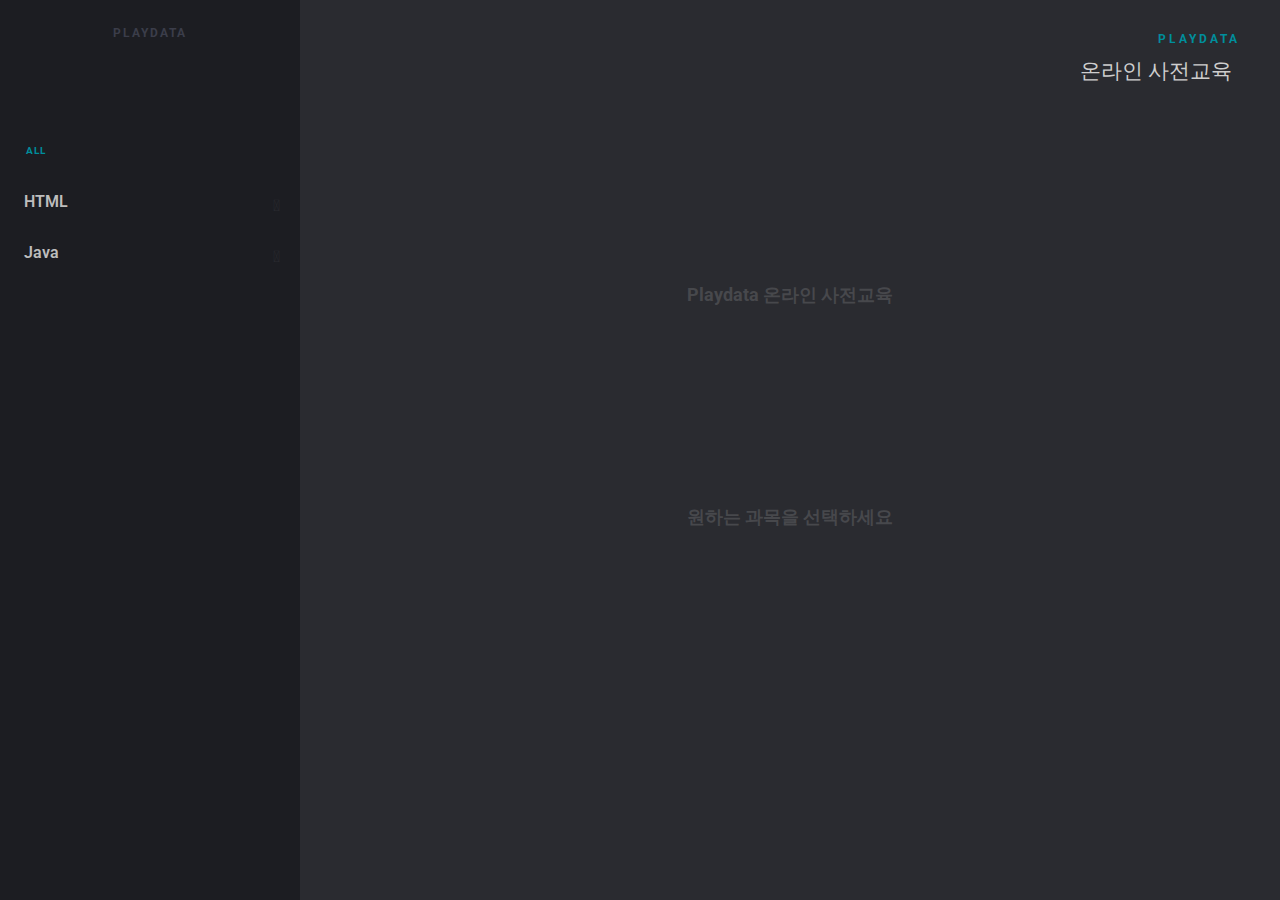
<file: index.html>
<!DOCTYPE html>
<html lang="en" class="no-js">

<head>
	<!-- 1개의 html 파일로 다 합침 -->
	<meta charset="UTF-8" />
	<meta http-equiv="X-UA-Compatible" content="IE=edge,chrome=1">
	<meta name="viewport" content="width=device-width, initial-scale=1.0">
	<title>playdata</title>
	<meta name="description" content="playdata 온라인 사전교육" />
	<meta name="keywords" content="playdata" />
	<link href="https://fonts.googleapis.com/css?family=Roboto&display=swap" rel="stylesheet">
	<script type="text/javascript" src="http://code.jquery.com/jquery-3.3.1.min.js"></script>
	<!-- main css -->
	<style>
		/* Resets */
		*,
		*:after,
		*:before {
			box-sizing: border-box;
		}

		/* Helper classes */
		.cf:before,
		.cf:after {
			content: ' ';
			display: table;
		}

		.cf:after {
			clear: both;
		}

		/* Main styles */

		body {
			font-family: 'Roboto', sans-serif;
			overflow: hidden;
			margin: 0;
			color: #cecece;
			background: #2a2b30;
			-webkit-font-smoothing: antialiased;
			-moz-osx-font-smoothing: grayscale;
		}

		a {
			text-decoration: none;
			color: #fff;
			outline: none;
		}

		a:hover {
			color: #ddd;
		}

		.container {
			overflow-y: auto;
			height: 100vh;
		}

		/* Blueprint header */

.bp-header {
	display: -webkit-flex;
	display: flex;
}

.bp-header__main {
	margin: 0 0 0 auto;
	padding: 2em 3em 0;
	text-align: right;
}

.bp-header__title {
	font-size: 1.3em;
	font-weight: 400;
	line-height: 1.3;
	margin: 0.25em 0 0;
}

.bp-header__present {
	font-size: 0.75em;
	font-weight: 700;
	position: relative;
	z-index: 100;
	display: block;
	margin: 0 -8px 0 0;
	padding: 0 0 0.6em 0;
	text-indent: 3px;
	letter-spacing: 3px;
	text-transform: uppercase;
	color: #008E9C;
}

.bp-tooltip:after {
	position: relative;
	top: -8px;
	left: -8px;
	display: inline-block;
	width: 0;
	height: 0;
}

.bp-tooltip:hover:before {
	content: attr(data-content);
	font-size: 110%;
	font-weight: 700;
	line-height: 1.2;
	position: absolute;
	top: 1.5em;
	right: 0;
	width: 50vw;
	padding: 0.8em 1em;
	text-align: right;
	text-indent: 0;
	letter-spacing: 0;
	text-transform: none;
	color: #fff;
	background: #008E9C;
}

.bp-nav {
	margin: 0.5em 0 0 auto;
	text-align: right;
}

.bp-nav__item {
	position: relative;
	display: inline-block;
	width: 2.5em;
	height: 2.5em;
	margin: 0 0.1em;
	text-align: left;
	border-radius: 50%;
}

.bp-nav__item > span {
	display: none;
}

.bp-nav__item:hover:before {
	content: attr(data-info);
	font-size: 0.85em;
	font-weight: bold;
	position: absolute;
	top: 120%;
	right: 0;
	width: 600%;
	text-align: right;
	pointer-events: none;
	color: #595a5f;
}

.bp-nav__item:hover {
	background: #008E9C;
}

.bp-icon:after {
	font-family: 'Roboto', sans-serif;
	font-weight: normal;
	font-style: normal;
	font-variant: normal;
	text-align: center;
	text-transform: none;
	color: #008E9C;
	-webkit-font-smoothing: antialiased;
	speak: none;
}

.bp-nav .bp-icon:after {
	line-height: 2.4;
	position: absolute;
	top: 0;
	left: 0;
	width: 100%;
	height: 100%;
	text-indent: 0;
}

.bp-nav a:hover:after {
	color: #fff;
}

.bp-icon--next:after {
	content: '\e000';
}

.bp-icon--drop:after {
	content: '\e001';
}

.bp-icon--archive:after {
	content: '\e002';
}

.bp-icon--about:after {
	content: '\e003';
}

.bp-icon--prev:after {
	content: '\e004';
}

.dummy-logo {
	position: fixed;
	top: 0;
	left: 0;
	width: 300px;
	height: 120px;
	padding: 1em 0 0 0;
	text-align: center;
	color: #3b3d4a;
	background: #1c1d22;
}

.dummy-icon {
	font-size: 4em;
}

.dummy-heading {
	font-size: 0.75em;
	letter-spacing: 2px;
	text-transform: uppercase;
}

.content {
	position: relative;
	min-height: 300px;
	margin: 0 0 0 300px;
}

.content--loading {
	background: url(../img/loading.svg) no-repeat 50% 50%;
}

.products {
	margin: 0;
	padding: 2em;
	text-align: center;
}

.product {
	display: inline-block;
	width: 200px;
	height: 200px;
	margin: 10px;
	border-radius: 5px;
	background: #1c1d22;
}

.product .foodicon {
	font-size: 4em;
	line-height: 190px;
	color: #3b3d4a;
}

.info {
	font-size: 1.1em;
	font-weight: bold;
	padding: 20vh 1em 0;
	text-align: center;
	color: #47484c;
}

body #cdawrap {
	top: auto;
	bottom: 15px;
	background: rgba(0, 0, 0, 0.1);
}

body #cdawrap .carbon-text {
	color: #505158;
}

body #cdawrap a.carbon-poweredby {
	color: #7883c4;
}

body #cdawrap a:hover.carbon-poweredby {
	color: #fff;
}

@media screen and (max-width: 40em) {
	.bp-header {
		padding-top: 3em;
	}
	.bp-header__main,
	.bp-nav {
		width: 100%;
		text-align: center;
	}
	.dummy-logo {
		display: none;
	}
	.content {
		margin: 0;
	}
	body,
	.container {
		height: auto;
		overflow: auto;
	}
}
	</style>
	<!-- main css 끝 -->

	<!-- 메뉴 css -->
	<style>
.icon {
	font-family: 'Roboto', sans-serif;
	font-weight: normal;
	font-style: normal;
	font-variant: normal;
	line-height: 1;
	text-transform: none;
	/* Better Font Rendering =========== */
	-webkit-font-smoothing: antialiased;
	-moz-osx-font-smoothing: grayscale;
	speak: none;
}

.icon--arrow-left:before {
	content: '\e901';
}

.icon--menu:before {
	content: '\e903';
}

.icon--cross:before {
	content: '\e117';
}


/* Menu styles */
.menu {
	position: fixed;
	top: 120px;
	left: 0;
	width: 300px;
	height: calc(100vh - 120px);
	background: #1c1d22;
}

.menu__wrap {
	position: absolute;
	top: 3.5em;
	bottom: 0;
	overflow: hidden;
	width: 100%;
}

.menu__level {
	position: absolute;
	top: 0;
	left: 0;
	visibility: hidden;
	overflow: hidden;
	overflow-y: scroll;
	width: calc(100% + 50px);
	height: 100%;
	margin: 0;
	padding: 0;
	list-style-type: none;
}

.menu__level:focus {
	outline: none;
}

.menu__level--current {
	visibility: visible;
}

.menu__item {
	display: block;
	width: calc(100% - 50px);
}

.menu__link {
	font-weight: 600;
	position: relative;
	display: block;
	padding: 1em 2.5em 1em 1.5em;
	color: #bdbdbd;
	-webkit-transition: color 0.1s;
	transition: color 0.1s;
}

.menu__link[data-submenu]::after {
	content: '\e904';
	font-family: 'Roboto', sans-serif;
	position: absolute;
	right: 0;
	padding: 0.25em 1.25em;
	color: #2a2b30;
}

.menu__link:hover,
.menu__link:focus,
.menu__link[data-submenu]:hover::after,
.menu__link[data-submenu]:focus::after {
	color: #008E9C;
}

.menu__link--current::before {
	content: '\00B7';
	font-size: 1.5em;
	line-height: 0;
	position: absolute;
	top: 50%;
	left: 0.5em;
	height: 4px;
	color: #008E9C;
}

[class^='animate-'],
[class*=' animate-'] {
	visibility: visible;
}

.animate-outToRight .menu__item {
	-webkit-animation: outToRight 0.6s both cubic-bezier(0.7, 0, 0.3, 1);
	animation: outToRight 0.6s both cubic-bezier(0.7, 0, 0.3, 1);
}

@-webkit-keyframes outToRight {
	to {
		opacity: 0;
		-webkit-transform: translate3d(100%, 0, 0);
		transform: translate3d(100%, 0, 0);
	}
}

@keyframes outToRight {
	to {
		opacity: 0;
		-webkit-transform: translate3d(100%, 0, 0);
		transform: translate3d(100%, 0, 0);
	}
}

.animate-outToLeft .menu__item {
	-webkit-animation: outToLeft 0.6s both cubic-bezier(0.7, 0, 0.3, 1);
	animation: outToLeft 0.6s both cubic-bezier(0.7, 0, 0.3, 1);
}

@-webkit-keyframes outToLeft {
	to {
		opacity: 0;
		-webkit-transform: translate3d(-100%, 0, 0);
		transform: translate3d(-100%, 0, 0);
	}
}

@keyframes outToLeft {
	to {
		opacity: 0;
		-webkit-transform: translate3d(-100%, 0, 0);
		transform: translate3d(-100%, 0, 0);
	}
}

.animate-inFromLeft .menu__item {
	-webkit-animation: inFromLeft 0.6s both cubic-bezier(0.7, 0, 0.3, 1);
	animation: inFromLeft 0.6s both cubic-bezier(0.7, 0, 0.3, 1);
}

@-webkit-keyframes inFromLeft {
	from {
		opacity: 0;
		-webkit-transform: translate3d(-100%, 0, 0);
		transform: translate3d(-100%, 0, 0);
	}
	to {
		opacity: 1;
		-webkit-transform: translate3d(0, 0, 0);
		transform: translate3d(0, 0, 0);
	}
}

@keyframes inFromLeft {
	from {
		opacity: 0;
		-webkit-transform: translate3d(-100%, 0, 0);
		transform: translate3d(-100%, 0, 0);
	}
	to {
		opacity: 1;
		-webkit-transform: translate3d(0, 0, 0);
		transform: translate3d(0, 0, 0);
	}
}

.animate-inFromRight .menu__item {
	-webkit-animation: inFromRight 0.6s both cubic-bezier(0.7, 0, 0.3, 1);
	animation: inFromRight 0.6s both cubic-bezier(0.7, 0, 0.3, 1);
}

@-webkit-keyframes inFromRight {
	from {
		opacity: 0;
		-webkit-transform: translate3d(100%, 0, 0);
		transform: translate3d(100%, 0, 0);
	}
	to {
		opacity: 1;
		-webkit-transform: translate3d(0, 0, 0);
		transform: translate3d(0, 0, 0);
	}
}

@keyframes inFromRight {
	from {
		opacity: 0;
		-webkit-transform: translate3d(100%, 0, 0);
		transform: translate3d(100%, 0, 0);
	}
	to {
		opacity: 1;
		-webkit-transform: translate3d(0, 0, 0);
		transform: translate3d(0, 0, 0);
	}
}

.menu__breadcrumbs {
	font-size: 0.65em;
	line-height: 1;
	position: relative;
	padding: 2.5em 3.75em 1.5em 2.5em;
}

.menu__breadcrumbs a {
	font-weight: bold;
	display: inline-block;
	cursor: pointer;
	vertical-align: middle;
	letter-spacing: 1px;
	text-transform: uppercase;
	color: #008E9C;
}

.menu__breadcrumbs a:last-child {
	pointer-events: none;
}

.menu__breadcrumbs a:hover,
.menu__breadcrumbs a:focus {
	color: #008E9C;
}

.menu__breadcrumbs a:not(:last-child)::after {
	content: '\e902';
	font-family: 'Roboto', sans-serif;
	display: inline-block;
	padding: 0 0.5em;
	color: #33353e;
}

.menu__breadcrumbs a:not(:last-child):hover::after,
.menu__breadcrumbs a:not(:last-child):focus::after {
	color: #33353e;
}

.menu__back {
	font-size: 1.05em;
	position: absolute;
	z-index: 100;
	top: 0;
	right: 2.25em;
	margin: 0;
	padding: 1.365em 0.65em 0 0;
	cursor: pointer;
	color: #2a2b30;
	border: none;
	background: none;
}

.menu__back--hidden {
	pointer-events: none;
	opacity: 0;
}

.menu__back:hover,
.menu__back:focus {
	color: #fff;
	outline: none;
}

/* Open and close buttons */

.action {
	position: absolute;
	display: block;
	margin: 0;
	padding: 0;
	cursor: pointer;
	border: none;
	background: none;
}

.action:focus {
	outline: none;
}

.action--open {
	font-size: 1.5em;
	top: 1em;
	left: 1em;
	display: none;
	color: #fff;
	position: fixed;
	z-index: 1000;
}

.action--close {
	font-size: 1.1em;
	top: 1.25em;
	right: 1em;
	display: none;
	color: #45464e;
}

@media screen and (max-width: 40em) {
	.action--open,
	.action--close {
		display: block;
	}
	.menu {
		z-index: 1000;
		top: 0;
		width: 100%;
		height: 100vh;
		-webkit-transform: translate3d(-100%, 0, 0);
		transform: translate3d(-100%, 0, 0);
		-webkit-transition: -webkit-transform 0.3s;
		transition: transform 0.3s;
	}
	.menu--open {
		-webkit-transform: translate3d(0, 0, 0);
		transform: translate3d(0, 0, 0);
	}
}
	</style>
<!-- 메뉴 css 끝 -->

<!-- modernizr-custom  -->
<script type="text/javascript">
	/*! modernizr 3.2.0 (Custom Build) | MIT *
 * http://modernizr.com/download/?-cssanimations-prefixed !*/
!function(e,n,t){function r(e,n){return typeof e===n}function o(){var e,n,t,o,i,s,a;for(var f in C)if(C.hasOwnProperty(f)){if(e=[],n=C[f],n.name&&(e.push(n.name.toLowerCase()),n.options&&n.options.aliases&&n.options.aliases.length))for(t=0;t<n.options.aliases.length;t++)e.push(n.options.aliases[t].toLowerCase());for(o=r(n.fn,"function")?n.fn():n.fn,i=0;i<e.length;i++)s=e[i],a=s.split("."),1===a.length?Modernizr[a[0]]=o:(!Modernizr[a[0]]||Modernizr[a[0]]instanceof Boolean||(Modernizr[a[0]]=new Boolean(Modernizr[a[0]])),Modernizr[a[0]][a[1]]=o),g.push((o?"":"no-")+a.join("-"))}}function i(e){var n=w.className,t=Modernizr._config.classPrefix||"";if(x&&(n=n.baseVal),Modernizr._config.enableJSClass){var r=new RegExp("(^|\\s)"+t+"no-js(\\s|$)");n=n.replace(r,"$1"+t+"js$2")}Modernizr._config.enableClasses&&(n+=" "+t+e.join(" "+t),x?w.className.baseVal=n:w.className=n)}function s(e){return e.replace(/([a-z])-([a-z])/g,function(e,n,t){return n+t.toUpperCase()}).replace(/^-/,"")}function a(e,n){return!!~(""+e).indexOf(n)}function f(){return"function"!=typeof n.createElement?n.createElement(arguments[0]):x?n.createElementNS.call(n,"http://www.w3.org/2000/svg",arguments[0]):n.createElement.apply(n,arguments)}function l(e,n){return function(){return e.apply(n,arguments)}}function u(e,n,t){var o;for(var i in e)if(e[i]in n)return t===!1?e[i]:(o=n[e[i]],r(o,"function")?l(o,t||n):o);return!1}function p(e){return e.replace(/([A-Z])/g,function(e,n){return"-"+n.toLowerCase()}).replace(/^ms-/,"-ms-")}function d(){var e=n.body;return e||(e=f(x?"svg":"body"),e.fake=!0),e}function c(e,t,r,o){var i,s,a,l,u="modernizr",p=f("div"),c=d();if(parseInt(r,10))for(;r--;)a=f("div"),a.id=o?o[r]:u+(r+1),p.appendChild(a);return i=f("style"),i.type="text/css",i.id="s"+u,(c.fake?c:p).appendChild(i),c.appendChild(p),i.styleSheet?i.styleSheet.cssText=e:i.appendChild(n.createTextNode(e)),p.id=u,c.fake&&(c.style.background="",c.style.overflow="hidden",l=w.style.overflow,w.style.overflow="hidden",w.appendChild(c)),s=t(p,e),c.fake?(c.parentNode.removeChild(c),w.style.overflow=l,w.offsetHeight):p.parentNode.removeChild(p),!!s}function m(n,r){var o=n.length;if("CSS"in e&&"supports"in e.CSS){for(;o--;)if(e.CSS.supports(p(n[o]),r))return!0;return!1}if("CSSSupportsRule"in e){for(var i=[];o--;)i.push("("+p(n[o])+":"+r+")");return i=i.join(" or "),c("@supports ("+i+") { #modernizr { position: absolute; } }",function(e){return"absolute"==getComputedStyle(e,null).position})}return t}function v(e,n,o,i){function l(){p&&(delete z.style,delete z.modElem)}if(i=r(i,"undefined")?!1:i,!r(o,"undefined")){var u=m(e,o);if(!r(u,"undefined"))return u}for(var p,d,c,v,h,y=["modernizr","tspan"];!z.style;)p=!0,z.modElem=f(y.shift()),z.style=z.modElem.style;for(c=e.length,d=0;c>d;d++)if(v=e[d],h=z.style[v],a(v,"-")&&(v=s(v)),z.style[v]!==t){if(i||r(o,"undefined"))return l(),"pfx"==n?v:!0;try{z.style[v]=o}catch(g){}if(z.style[v]!=h)return l(),"pfx"==n?v:!0}return l(),!1}function h(e,n,t,o,i){var s=e.charAt(0).toUpperCase()+e.slice(1),a=(e+" "+b.join(s+" ")+s).split(" ");return r(n,"string")||r(n,"undefined")?v(a,n,o,i):(a=(e+" "+N.join(s+" ")+s).split(" "),u(a,n,t))}function y(e,n,r){return h(e,t,t,n,r)}var g=[],C=[],_={_version:"3.2.0",_config:{classPrefix:"",enableClasses:!0,enableJSClass:!0,usePrefixes:!0},_q:[],on:function(e,n){var t=this;setTimeout(function(){n(t[e])},0)},addTest:function(e,n,t){C.push({name:e,fn:n,options:t})},addAsyncTest:function(e){C.push({name:null,fn:e})}},Modernizr=function(){};Modernizr.prototype=_,Modernizr=new Modernizr;var w=n.documentElement,x="svg"===w.nodeName.toLowerCase(),S="Moz O ms Webkit",b=_._config.usePrefixes?S.split(" "):[];_._cssomPrefixes=b;var E=function(n){var r,o=prefixes.length,i=e.CSSRule;if("undefined"==typeof i)return t;if(!n)return!1;if(n=n.replace(/^@/,""),r=n.replace(/-/g,"_").toUpperCase()+"_RULE",r in i)return"@"+n;for(var s=0;o>s;s++){var a=prefixes[s],f=a.toUpperCase()+"_"+r;if(f in i)return"@-"+a.toLowerCase()+"-"+n}return!1};_.atRule=E;var N=_._config.usePrefixes?S.toLowerCase().split(" "):[];_._domPrefixes=N;var P={elem:f("modernizr")};Modernizr._q.push(function(){delete P.elem});var z={style:P.elem.style};Modernizr._q.unshift(function(){delete z.style}),_.testAllProps=h;_.prefixed=function(e,n,t){return 0===e.indexOf("@")?E(e):(-1!=e.indexOf("-")&&(e=s(e)),n?h(e,n,t):h(e,"pfx"))};_.testAllProps=y,Modernizr.addTest("cssanimations",y("animationName","a",!0)),o(),i(g),delete _.addTest,delete _.addAsyncTest;for(var T=0;T<Modernizr._q.length;T++)Modernizr._q[T]();e.Modernizr=Modernizr}(window,document);
</script>
<!-- modernizr-custom 끝 -->

</head>

<body>
	<!-- Main container -->
	<div class="container">
		<!-- Blueprint header -->
		<header class="bp-header cf">
			<div class="dummy-logo">
				<h2 class="dummy-heading">playdata</h2>
			</div>
			<div class="bp-header__main">
				<span class="bp-header__present">playdata</span>
				<h1 class="bp-header__title">온라인 사전교육</h1>
			</div>
		</header>
		<button class="action action--open" aria-label="Open Menu"><span class="icon icon--menu"></span></button>
		<nav id="ml-menu" class="menu">
			<button class="action action--close" aria-label="Close Menu"><span class="icon icon--cross"></span></button>
			<div class="menu__wrap">
				<ul data-menu="main" class="menu__level" tabindex="-1" role="menu" aria-label="All">
					<li class="menu__item" role="menuitem"><a class="menu__link" data-submenu="submenu-1" aria-owns="submenu-1" href="#">HTML</a></li>
					<li class="menu__item" role="menuitem"><a class="menu__link" data-submenu="submenu-2" aria-owns="submenu-2" href="#">Java</a></li>
				</ul>
				<!-- HTML Submenu 1 -->
				<ul data-menu="submenu-1" id="submenu-1" class="menu__level" tabindex="-1" role="menu" aria-label="Vegetables">
					<li class="menu__item" role="menuitem"><a class="menu__link" href="#">1강</a></li>
					<li class="menu__item" role="menuitem"><a class="menu__link" href="#">2강</a></li>
					<li class="menu__item" role="menuitem"><a class="menu__link" href="#">3강</a></li>
					<li class="menu__item" role="menuitem"><a class="menu__link" data-submenu="submenu-1-1" aria-owns="submenu-1-1" href="#">4강</a></li>
				</ul>
				<!-- HTML 4강 Submenu 1 -1 -->
				<ul data-menu="submenu-1-1" id="submenu-1-1" class="menu__level" tabindex="-1" role="menu" aria-label="Sale %">
					<li class="menu__item" role="menuitem"><a class="menu__link" href="#">4강1</a></li>
					<li class="menu__item" role="menuitem"><a class="menu__link" href="#">4강2</a></li>
				</ul>
				<!-- Java Submenu 2 -->
				<ul data-menu="submenu-2" id="submenu-2" class="menu__level" tabindex="-1" role="menu" aria-label="Fruits">
					<li class="menu__item" role="menuitem"><a class="menu__link" href="#">Java 1강</a></li>
					<li class="menu__item" role="menuitem"><a class="menu__link" href="#">Java 2강</a></li>
				</ul>
			</div>
		</nav>
		<div class="content">
			<p class="info">Playdata 온라인 사전교육</p>
			<p class="info">원하는 과목을 선택하세요</p>
			<!-- Ajax loaded content here -->
		</div>
	</div>
	<!-- /view -->
	
	
	<!-- classie -->
	<script type="text/javascript">
		/*!
 * classie v1.0.1
 * class helper functions
 * from bonzo https://github.com/ded/bonzo
 * MIT license
 * 
 * classie.has( elem, 'my-class' ) -> true/false
 * classie.add( elem, 'my-new-class' )
 * classie.remove( elem, 'my-unwanted-class' )
 * classie.toggle( elem, 'my-class' )
 */

/*jshint browser: true, strict: true, undef: true, unused: true */
/*global define: false, module: false */

( function( window ) {

'use strict';

// class helper functions from bonzo https://github.com/ded/bonzo

function classReg( className ) {
  return new RegExp("(^|\\s+)" + className + "(\\s+|$)");
}

// classList support for class management
// altho to be fair, the api sucks because it won't accept multiple classes at once
var hasClass, addClass, removeClass;

if ( 'classList' in document.documentElement ) {
  hasClass = function( elem, c ) {
    return elem.classList.contains( c );
  };
  addClass = function( elem, c ) {
    elem.classList.add( c );
  };
  removeClass = function( elem, c ) {
    elem.classList.remove( c );
  };
}
else {
  hasClass = function( elem, c ) {
    return classReg( c ).test( elem.className );
  };
  addClass = function( elem, c ) {
    if ( !hasClass( elem, c ) ) {
      elem.className = elem.className + ' ' + c;
    }
  };
  removeClass = function( elem, c ) {
    elem.className = elem.className.replace( classReg( c ), ' ' );
  };
}

function toggleClass( elem, c ) {
  var fn = hasClass( elem, c ) ? removeClass : addClass;
  fn( elem, c );
}

var classie = {
  // full names
  hasClass: hasClass,
  addClass: addClass,
  removeClass: removeClass,
  toggleClass: toggleClass,
  // short names
  has: hasClass,
  add: addClass,
  remove: removeClass,
  toggle: toggleClass
};

// transport
if ( typeof define === 'function' && define.amd ) {
  // AMD
  define( classie );
} else if ( typeof exports === 'object' ) {
  // CommonJS
  module.exports = classie;
} else {
  // browser global
  window.classie = classie;
}

})( window );
	</script>
	<!-- classie 끝 -->

	<!-- data : 과목명, 동영상 주소 data -->
	<script type="text/javascript">
		// 페이지별 본문에 표시되는 데이터 (과목명, 동영상 주소)
// 과목별 header : 과목명
var dummyData = {
	"1강": "<div>playdata 온라인 사전교육 : html</div>",
	"2강": "<div>playdata 온라인 사전교육 : html</div>",
	"3강": "<div>playdata 온라인 사전교육 : html</div>",
	"4강1": "<div>playdata 온라인 사전교육 : html</div>",
	"Java 1강": "<div>playdata 온라인 사전교육 : Java</div>",
	"Java 2강": "<div>playdata 온라인 사전교육 : Java</div>"
}

// 동영상 주소 
var src = {
	// html
	"1강": "https://www.youtube.com/embed/tZooW6PritE",
	"2강": "https://www.youtube.com/embed/Z7uBInm1PJY",
	"3강": "https://www.youtube.com/embed/QwCdCcsPVTQ",
	"4강1": "https://www.youtube.com/embed/MLXlXCwA0T4",
	"4강2": "https://www.youtube.com/embed/MLXlXCwA0T4",

	//java
	"Java 1강": "https://www.youtube.com/embed/MLXlXCwA0T4",
	"Java 2강": "https://www.youtube.com/embed/6eB4a0Nj9wo",
}
	</script>
<!-- data 끝 -->

<!-- main  -->
	<script type="text/javascript">
		/**
 * main.js
 * http://www.codrops.com
 *
 * Licensed under the MIT license.
 * http://www.opensource.org/licenses/mit-license.php
 * 
 * Copyright 2015, Codrops
 * http://www.codrops.com
 */

;(function(window) {

'use strict';

var support = { animations : Modernizr.cssanimations },
	animEndEventNames = { 'WebkitAnimation' : 'webkitAnimationEnd', 'OAnimation' : 'oAnimationEnd', 'msAnimation' : 'MSAnimationEnd', 'animation' : 'animationend' },
	animEndEventName = animEndEventNames[ Modernizr.prefixed( 'animation' ) ],
	onEndAnimation = function( el, callback ) {
		var onEndCallbackFn = function( ev ) {
			if( support.animations ) {
				if( ev.target != this ) return;
				this.removeEventListener( animEndEventName, onEndCallbackFn );
			}
			if( callback && typeof callback === 'function' ) { callback.call(); }
		};
		if( support.animations ) {
			el.addEventListener( animEndEventName, onEndCallbackFn );
		}
		else {
			onEndCallbackFn();
		}
	};

function extend( a, b ) {
	for( var key in b ) { 
		if( b.hasOwnProperty( key ) ) {
			a[key] = b[key];
		}
	}
	return a;
}

function MLMenu(el, options) {
	this.el = el;
	this.options = extend( {}, this.options );
	extend( this.options, options );
	
	// the menus (<ul>´s)
	this.menus = [].slice.call(this.el.querySelectorAll('.menu__level'));

	// index of current menu
	// Each level is actually a different menu so 0 is root, 1 is sub-1, 2 sub-2, etc.
	this.current_menu = 0;

	/* Determine what current menu actually is */
	var current_menu;
	this.menus.forEach(function(menuEl, pos) {
		var items = menuEl.querySelectorAll('.menu__item');
		items.forEach(function(itemEl, iPos) {
			var currentLink = itemEl.querySelector('.menu__link--current');
			if (currentLink) {
				// This is the actual menu__level that should have current
				current_menu = pos;
			}
		});
	});

	if (current_menu) {
		this.current_menu = current_menu;	
	}

	this._init();
}

MLMenu.prototype.options = {
	// show breadcrumbs
	breadcrumbsCtrl : true,
	// initial breadcrumb text
	initialBreadcrumb : 'all',
	// show back button
	backCtrl : true,
	// delay between each menu item sliding animation
	itemsDelayInterval : 60,
	// direction 
	direction : 'r2l',
	// callback: item that doesn´t have a submenu gets clicked
	// onItemClick([event], [inner HTML of the clicked item])
	onItemClick : function(ev, itemName) { return false; }
};

MLMenu.prototype._init = function() {
	// iterate the existing menus and create an array of menus, 
	// more specifically an array of objects where each one holds the info of each menu element and its menu items
	this.menusArr = [];
	this.breadCrumbs = false;
	var self = this;
	var submenus = [];

	/* Loops over root level menu items */
	this.menus.forEach(function(menuEl, pos) {
		var menu = {menuEl : menuEl, menuItems : [].slice.call(menuEl.querySelectorAll('.menu__item'))};
		
		self.menusArr.push(menu);

		// set current menu class
		if( pos === self.current_menu ) {
			classie.add(menuEl, 'menu__level--current');
		}

		var menu_x = menuEl.getAttribute('data-menu');
		var links = menuEl.querySelectorAll('.menu__link');
		links.forEach(function(linkEl, lPos) {
			var submenu = linkEl.getAttribute('data-submenu');
			if (submenu) {
				var pushMe = {"menu":submenu, "name": linkEl.innerHTML };
				if (submenus[pos]) {
					submenus[pos].push(pushMe);
				} else {
					submenus[pos] = []
					submenus[pos].push(pushMe);
				}
			}
		});
	});

	/* For each MENU, find their parent MENU */		
	this.menus.forEach(function(menuEl, pos) {
		var menu_x = menuEl.getAttribute('data-menu');
		submenus.forEach(function(subMenuEl, menu_root) {
			subMenuEl.forEach(function(subMenuItem, subPos) {
				if (subMenuItem.menu == menu_x) {
					self.menusArr[pos].backIdx = menu_root;
					self.menusArr[pos].name = subMenuItem.name;
				}
			});
		});
	});

	// create breadcrumbs
	if( self.options.breadcrumbsCtrl ) {
		this.breadcrumbsCtrl = document.createElement('nav');
		this.breadcrumbsCtrl.className = 'menu__breadcrumbs';
		this.breadcrumbsCtrl.setAttribute('aria-label', 'You are here');
		this.el.insertBefore(this.breadcrumbsCtrl, this.el.firstChild);
		// add initial breadcrumb
		this._addBreadcrumb(0);
		
		// Need to add breadcrumbs for all parents of current submenu
		if (self.menusArr[self.current_menu].backIdx != 0 && self.current_menu != 0) {
			this._crawlCrumbs(self.menusArr[self.current_menu].backIdx, self.menusArr);
			this.breadCrumbs = true;
		}

		// Create current submenu breadcrumb
		if (self.current_menu != 0) {
			this._addBreadcrumb(self.current_menu);
			this.breadCrumbs = true;
		}
	}

	// create back button
	if (this.options.backCtrl) {
		this.backCtrl = document.createElement('button');
		if (this.breadCrumbs) {
			this.backCtrl.className = 'menu__back';	
		} else {
			this.backCtrl.className = 'menu__back menu__back--hidden';
		}
		this.backCtrl.setAttribute('aria-label', 'Go back');
		this.backCtrl.innerHTML = '<span class="icon icon--arrow-left"></span>';
		this.el.insertBefore(this.backCtrl, this.el.firstChild);
	}

	// event binding
	this._initEvents();
};

MLMenu.prototype._initEvents = function() {
	var self = this;

	for(var i = 0, len = this.menusArr.length; i < len; ++i) {
		this.menusArr[i].menuItems.forEach(function(item, pos) {
			item.querySelector('a').addEventListener('click', function(ev) { 
				var submenu = ev.target.getAttribute('data-submenu'),
					itemName = ev.target.innerHTML,
					subMenuEl = self.el.querySelector('ul[data-menu="' + submenu + '"]');

				// check if there's a sub menu for this item
				if( submenu && subMenuEl ) {
					ev.preventDefault();
					// open it
					self._openSubMenu(subMenuEl, pos, itemName);
				}
				else {
					// add class current
					var currentlink = self.el.querySelector('.menu__link--current');
					if( currentlink ) {
						classie.remove(self.el.querySelector('.menu__link--current'), 'menu__link--current');
					}
					classie.add(ev.target, 'menu__link--current');
					
					// callback
					self.options.onItemClick(ev, itemName);
				}
			});
		});
	}
	
	// back navigation
	if( this.options.backCtrl ) {
		this.backCtrl.addEventListener('click', function() {
			self._back();
		});
	}
};

MLMenu.prototype._openSubMenu = function(subMenuEl, clickPosition, subMenuName) {
	if( this.isAnimating ) {
		return false;
	}
	this.isAnimating = true;
	
	// save "parent" menu index for back navigation
	this.menusArr[this.menus.indexOf(subMenuEl)].backIdx = this.current_menu;
	// save "parent" menu´s name
	this.menusArr[this.menus.indexOf(subMenuEl)].name = subMenuName;
	// current menu slides out
	this._menuOut(clickPosition);
	// next menu (submenu) slides in
	this._menuIn(subMenuEl, clickPosition);
};

MLMenu.prototype._back = function() {
	if( this.isAnimating ) {
		return false;
	}
	this.isAnimating = true;

	// current menu slides out
	this._menuOut();
	// next menu (previous menu) slides in
	var backMenu = this.menusArr[this.menusArr[this.current_menu].backIdx].menuEl;
	this._menuIn(backMenu);

	// remove last breadcrumb
	if( this.options.breadcrumbsCtrl ) {
		this.breadcrumbsCtrl.removeChild(this.breadcrumbsCtrl.lastElementChild);
	}
};

MLMenu.prototype._menuOut = function(clickPosition) {
	// the current menu
	var self = this,
		currentMenu = this.menusArr[this.current_menu].menuEl,
		isBackNavigation = typeof clickPosition == 'undefined' ? true : false;

	// slide out current menu items - first, set the delays for the items
	this.menusArr[this.current_menu].menuItems.forEach(function(item, pos) {
		item.style.WebkitAnimationDelay = item.style.animationDelay = isBackNavigation ? parseInt(pos * self.options.itemsDelayInterval) + 'ms' : parseInt(Math.abs(clickPosition - pos) * self.options.itemsDelayInterval) + 'ms';
	});
	// animation class
	if( this.options.direction === 'r2l' ) {
		classie.add(currentMenu, !isBackNavigation ? 'animate-outToLeft' : 'animate-outToRight');
	}
	else {
		classie.add(currentMenu, isBackNavigation ? 'animate-outToLeft' : 'animate-outToRight');	
	}
};

MLMenu.prototype._menuIn = function(nextMenuEl, clickPosition) {
	var self = this,
		// the current menu
		currentMenu = this.menusArr[this.current_menu].menuEl,
		isBackNavigation = typeof clickPosition == 'undefined' ? true : false,
		// index of the nextMenuEl
		nextMenuIdx = this.menus.indexOf(nextMenuEl),

		nextMenu = this.menusArr[nextMenuIdx],
		nextMenuEl = nextMenu.menuEl,
		nextMenuItems = nextMenu.menuItems,
		nextMenuItemsTotal = nextMenuItems.length;

	// slide in next menu items - first, set the delays for the items
	nextMenuItems.forEach(function(item, pos) {
		item.style.WebkitAnimationDelay = item.style.animationDelay = isBackNavigation ? parseInt(pos * self.options.itemsDelayInterval) + 'ms' : parseInt(Math.abs(clickPosition - pos) * self.options.itemsDelayInterval) + 'ms';

		// we need to reset the classes once the last item animates in
		// the "last item" is the farthest from the clicked item
		// let's calculate the index of the farthest item
		var farthestIdx = clickPosition <= nextMenuItemsTotal/2 || isBackNavigation ? nextMenuItemsTotal - 1 : 0;

		if( pos === farthestIdx ) {
			onEndAnimation(item, function() {
				// reset classes
				if( self.options.direction === 'r2l' ) {
					classie.remove(currentMenu, !isBackNavigation ? 'animate-outToLeft' : 'animate-outToRight');
					classie.remove(nextMenuEl, !isBackNavigation ? 'animate-inFromRight' : 'animate-inFromLeft');
				}
				else {
					classie.remove(currentMenu, isBackNavigation ? 'animate-outToLeft' : 'animate-outToRight');
					classie.remove(nextMenuEl, isBackNavigation ? 'animate-inFromRight' : 'animate-inFromLeft');
				}
				classie.remove(currentMenu, 'menu__level--current');
				classie.add(nextMenuEl, 'menu__level--current');

				//reset current
				self.current_menu = nextMenuIdx;

				// control back button and breadcrumbs navigation elements
				if( !isBackNavigation ) {
					// show back button
					if( self.options.backCtrl ) {
						classie.remove(self.backCtrl, 'menu__back--hidden');
					}
					
					// add breadcrumb
					self._addBreadcrumb(nextMenuIdx);
				}
				else if( self.current_menu === 0 && self.options.backCtrl ) {
					// hide back button
					classie.add(self.backCtrl, 'menu__back--hidden');
				}

				// we can navigate again..
				self.isAnimating = false;

				// focus retention
				nextMenuEl.focus();
			});
		}
	});

	// animation class
	if( this.options.direction === 'r2l' ) {
		classie.add(nextMenuEl, !isBackNavigation ? 'animate-inFromRight' : 'animate-inFromLeft');
	}
	else {
		classie.add(nextMenuEl, isBackNavigation ? 'animate-inFromRight' : 'animate-inFromLeft');
	}
};

MLMenu.prototype._addBreadcrumb = function(idx) {
	if( !this.options.breadcrumbsCtrl ) {
		return false;
	}

	var bc = document.createElement('a');
	bc.href = '#'; // make it focusable
	bc.innerHTML = idx ? this.menusArr[idx].name : this.options.initialBreadcrumb;
	this.breadcrumbsCtrl.appendChild(bc);

	var self = this;
	bc.addEventListener('click', function(ev) {
		ev.preventDefault();

		// do nothing if this breadcrumb is the last one in the list of breadcrumbs
		if( !bc.nextSibling || self.isAnimating ) {
			return false;
		}
		self.isAnimating = true;
		
		// current menu slides out
		self._menuOut();
		// next menu slides in
		var nextMenu = self.menusArr[idx].menuEl;
		self._menuIn(nextMenu);

		// remove breadcrumbs that are ahead
		var siblingNode;
		while (siblingNode = bc.nextSibling) {
			self.breadcrumbsCtrl.removeChild(siblingNode);
		}
	});
};

MLMenu.prototype._crawlCrumbs = function(currentMenu, menuArray) {
	if (menuArray[currentMenu].backIdx != 0) {
		this._crawlCrumbs(menuArray[currentMenu].backIdx, menuArray);
	}
	// create breadcrumb
	this._addBreadcrumb(currentMenu);
}

window.MLMenu = MLMenu;

})(window);
	</script>
<!-- main 끝 -->

<!-- index -->
	<script type="text/javascript">
	(function() {
		var menuEl = document.getElementById('ml-menu'),
			mlmenu = new MLMenu(menuEl, {
				// breadcrumbsCtrl : true, // show breadcrumbs
				// initialBreadcrumb : 'all', // initial breadcrumb text
				backCtrl : false, // show back button
				// itemsDelayInterval : 60, // delay between each menu item sliding animation
				onItemClick: loadDummyData // callback: item that doesn´t have a submenu gets clicked - onItemClick([event], [inner HTML of the clicked item])
			});

		// mobile menu toggle
		var openMenuCtrl = document.querySelector('.action--open'),
			closeMenuCtrl = document.querySelector('.action--close');

		openMenuCtrl.addEventListener('click', openMenu);
		closeMenuCtrl.addEventListener('click', closeMenu);

		function openMenu() {
			classie.add(menuEl, 'menu--open');
			closeMenuCtrl.focus();
		}

		function closeMenu() {
			classie.remove(menuEl, 'menu--open');
			openMenuCtrl.focus();
		}                      

		// simulate grid content loading
		var gridWrapper = document.querySelector('.content');

		function loadDummyData(ev, itemName) {
			ev.preventDefault();

			closeMenu();
			gridWrapper.innerHTML = '';
			classie.add(gridWrapper, 'content--loading');
			setTimeout(function() {
				classie.remove(gridWrapper, 'content--loading');
				gridWrapper.innerHTML = '<ul class="products">' + dummyData[itemName] + '<ul>' + '<iframe width="100%" height="500" src="' + src[itemName] + '" frameborder="0" allow="accelerometer; autoplay; encrypted-media; gyroscope; picture-in-picture" allowfullscreen></iframe>';
			}, 700);
		}
	})();
	</script>
	<!-- index 끝 -->
</body>

</html>
</file>
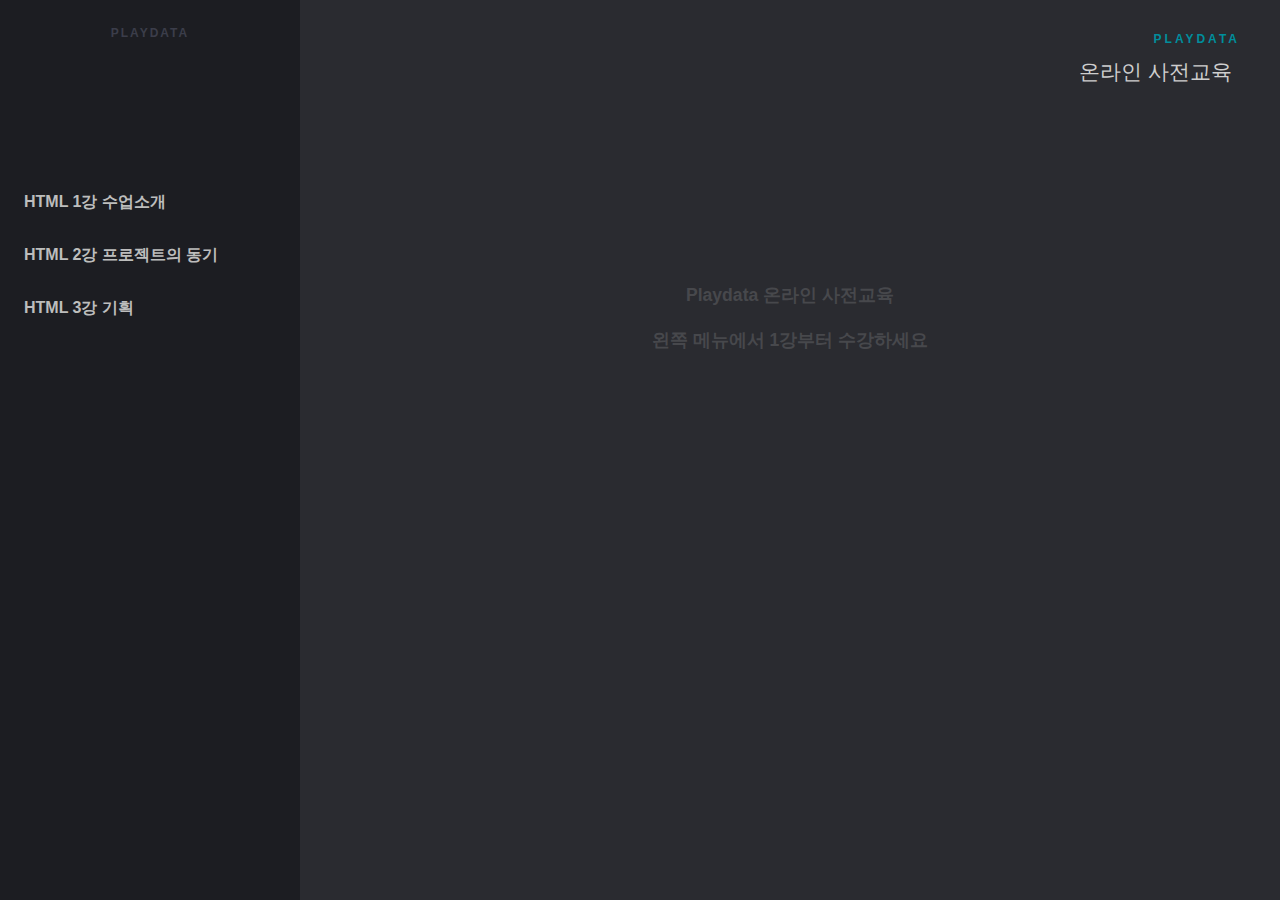
<file: sidebar/index.html>
<!DOCTYPE html>
<html lang="en" class="no-js">

<head>
	<meta charset="UTF-8" />
	<meta http-equiv="X-UA-Compatible" content="IE=edge,chrome=1">
	<meta name="viewport" content="width=device-width, initial-scale=1.0">
	<title>playdata</title>
	<meta name="description" content="playdata 온라인 사전교육" />
	<meta name="keywords" content="playdata" />
	<link rel="shortcut icon" href="favicon.ico">
	
	<!-- demo styles -->
	<link rel="stylesheet" type="text/css" href="css/demo.css" />
	<!-- menu styles -->
	<link rel="stylesheet" type="text/css" href="css/component.css" />
	<script src="js/modernizr-custom.js"></script>
</head>

<body>
	<!-- Main container -->
	<div class="container">
		<!-- Blueprint header -->
		<header class="bp-header cf">
			<div class="dummy-logo">
				<h2 class="dummy-heading">playdata</h2>
			</div>
			<div class="bp-header__main">
				<span class="bp-header__present">playdata</span>
				<h1 class="bp-header__title">온라인 사전교육</h1>
			</div>
		</header>
		<button class="action action--open" aria-label="Open Menu"><span class="icon icon--menu"></span></button>
		<nav id="ml-menu" class="menu">
			<button class="action action--close" aria-label="Close Menu"><span class="icon icon--cross"></span></button>
			<div class="menu__wrap">
				<ul data-menu="main" class="menu__level" tabindex="-1" role="menu" aria-label="All">
					<li class="menu__item" role="menuitem"><a class="menu__link" href="#">HTML 1강 수업소개</a></li>
					<li class="menu__item" role="menuitem"><a class="menu__link" href="#">HTML 2강 프로젝트의 동기</a></li>
					<li class="menu__item" role="menuitem"><a class="menu__link" href="#">HTML 3강 기획</a></li>
				</ul>
			</div>
		</nav>
		<div class="content">
			<p class="info">
				Playdata 온라인 사전교육<br>
				<br>
				왼쪽 메뉴에서 1강부터 수강하세요
			</p>
			<p class="info"></p>
			<!-- Ajax loaded content here -->
		</div>
	</div>
	<!-- /view -->
	<script src="js/classie.js"></script>
	<script src="js/dummydata.js"></script>
	<script src="js/main.js"></script>
	<script>
	(function() {
		var menuEl = document.getElementById('ml-menu'),
			mlmenu = new MLMenu(menuEl, {
				// breadcrumbsCtrl : true, // show breadcrumbs
				// initialBreadcrumb : 'all', // initial breadcrumb text
				backCtrl : false, // show back button
				// itemsDelayInterval : 60, // delay between each menu item sliding animation
				onItemClick: loadDummyData // callback: item that doesn´t have a submenu gets clicked - onItemClick([event], [inner HTML of the clicked item])
			});

		// mobile menu toggle
		var openMenuCtrl = document.querySelector('.action--open'),
			closeMenuCtrl = document.querySelector('.action--close');

		openMenuCtrl.addEventListener('click', openMenu);
		closeMenuCtrl.addEventListener('click', closeMenu);

		function openMenu() {
			classie.add(menuEl, 'menu--open');
			closeMenuCtrl.focus();
		}

		function closeMenu() {
			classie.remove(menuEl, 'menu--open');
			openMenuCtrl.focus();
		}                      

		// simulate grid content loading
		var gridWrapper = document.querySelector('.content');

		function loadDummyData(ev, itemName) {
			ev.preventDefault();

			closeMenu();
			gridWrapper.innerHTML = '';
			classie.add(gridWrapper, 'content--loading');
			setTimeout(function() {
				classie.remove(gridWrapper, 'content--loading');
				gridWrapper.innerHTML = '<ul class="products">' + dummyData[itemName] + '<ul>' + '<iframe width="100%" height="500" src="' + src[itemName] + '" frameborder="0" allow="accelerometer; autoplay; encrypted-media; gyroscope; picture-in-picture" allowfullscreen></iframe>';
			}, 700);
		}
	})();
	</script>
</body>

</html>
</file>
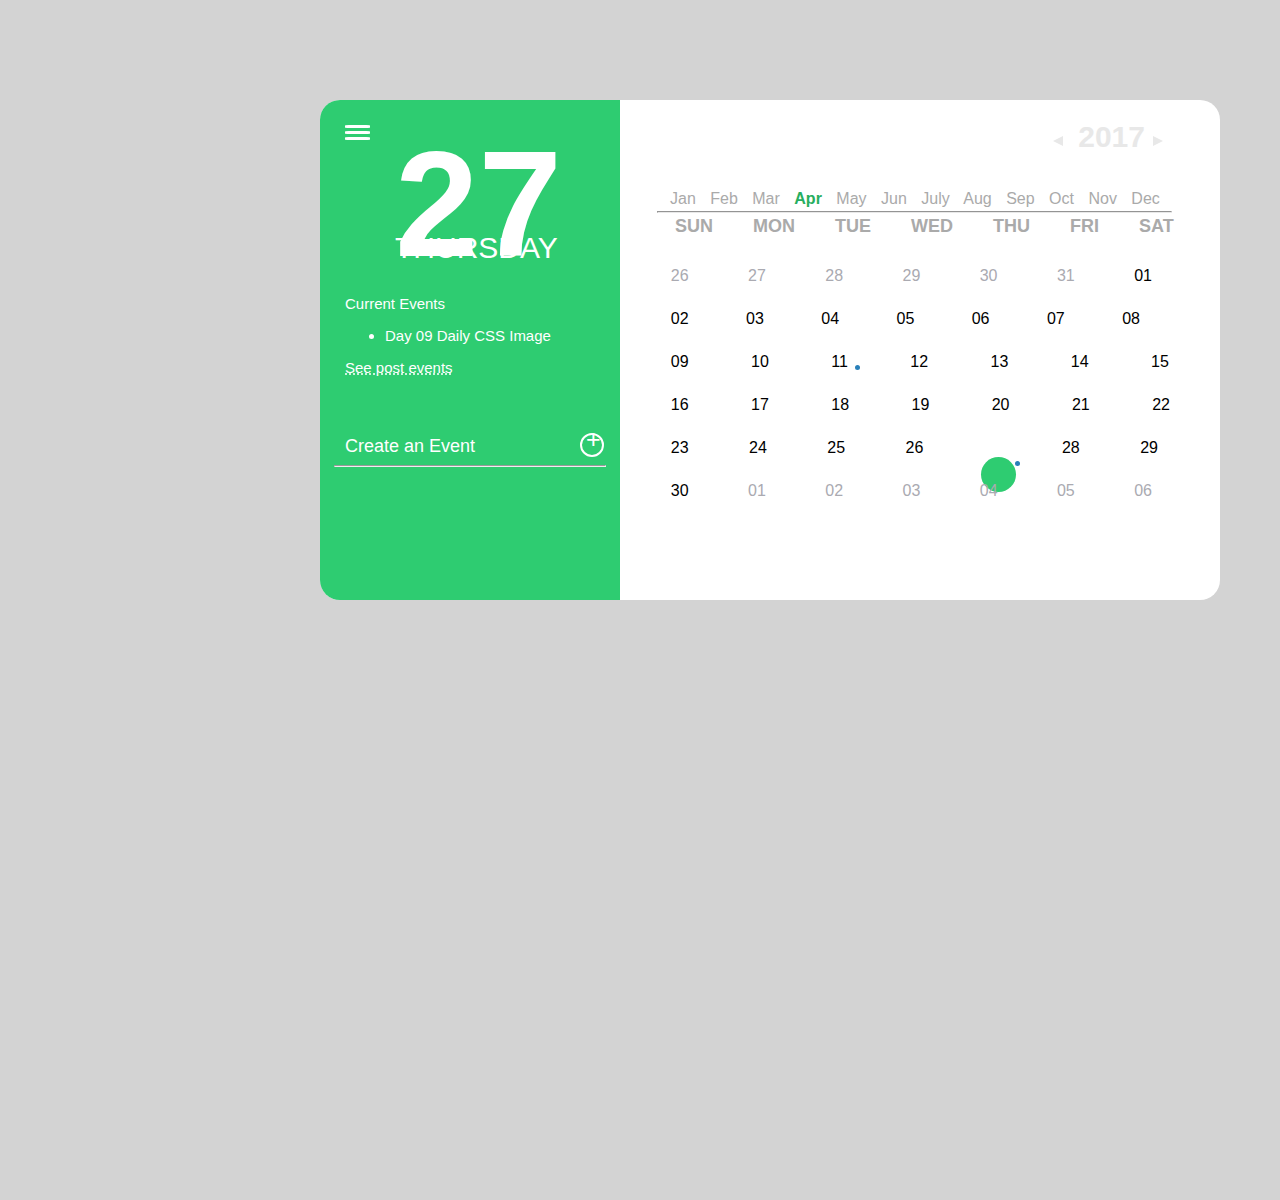
<file: calendar.html>
<!DOCTYPE html>
<html lang="en">
<head>
	<meta charset="UTF-8">
	<title>Document</title>
	<style>
		body {
  width: 50%;
  margin: 100px auto;
  background-color: lightgray;
  font-family: 'Kanit', sans-serif;
}

.calendar-base {
  width: 900px;
  height: 500px;
  border-radius: 20px;
  background-color: white;
  position: relative;
  z-index: -1;
  color: black;
}

.year {
  color: #E8E8E8;
  font-size: 30px;
  float: right;
  position: relative;
  right: 75px;
  top: 20px;
  font-weight: bold;
}

.triangle-left {
  width: 0;
  height: 0;
  border-top: 5px solid transparent;
  border-right: 10px solid #E8E8E8;
  border-bottom: 5px solid transparent;
  float: right;
  position: relative;
  right: 90px;
  top: 36px;
}

.triangle-right {
  width: 0;
  height: 0;
  border-top: 5px solid transparent;
  border-left: 10px solid #E8E8E8;
  border-bottom: 5px solid transparent;
  float: right;
  position: relative;
  left: 20px;
  top: 36px;
}
.triangle-left:hover{
  border-right: 10px solid#2ECC71;
}
.triangle-right:hover{
  border-left: 10px solid#2ECC71;
}

.month-color {
  color: #27AE60;
}
.month-hover:hover{
  color:#27e879 !important;
}

.months {
  color: #AAAAAA;
  position: relative;
  left: 350px;
  top: 90px;
  word-spacing: 10px;
}

.month-line {
  border-color: #E8E8E8;
  position: relative;
  top: 85px;
  width: 57%;
  left: 178px;
}

.days {
  color: #AAAAAA;
  position: relative;
  font-size: 18px;
  left: 355px;
  top: 80px;
  word-spacing: 35px;
  font-weight: 600;
}

.num-dates {
  float: right;
  position: relative;
  top: 110px;
  right: 50px;
  z-index: 1;
}

.first-week {
  margin-bottom: 25px;
  word-spacing: 55px;
}

.second-week {
  margin-bottom: 25px;
  word-spacing: 53px;
}

.third-week {
  margin-bottom: 25px;
  word-spacing: 58px;
}

.fourth-week {
  margin-bottom: 25px;
  word-spacing: 58px;
}

.fifth-week {
  margin-bottom: 25px;
  word-spacing: 56px;
}

.sixth-week {
  margin-bottom: 25px;
  word-spacing: 55px;
}

.active-day {
  width: 35px;
  height: 35px;
  border-radius: 50%;
  background-color: #2ECC71;
  position: relative;
  top: 295px;
  left: 661px;
}

.white {
  color: white;
}

.event-indicator {
  width: 5px;
  height: 5px;
  border-radius: 50%;
  background-color: #2980B9;
  position: relative;
  top: 304px;
  left: 695px;
}

.two {
  position: relative;
  top: 168px;
  left: 535px;
}

.grey {
  color: #AAAAB1;
}

.calendar-left {
  width: 300px;
  height: 500px;
  border-radius: 20px 0px 0px 20px;
  background-color: #2ECC71;
  position: relative;
  z-index: -1;
  bottom: 500px;
  color: white;
}

.hamburger {
  position: relative;
  top: 25px;
  left: 25px;
}

.burger-line:hover, .hamburger:hover{
  background-color:#27e879 !important;
}

.burger-line {
  width: 25px;
  height: 3px;
  background-color: white;
  border-radius: 15%;
  margin-bottom: 3px;
}

.num-date {
  font-size: 150px;
  width: 50%;
  margin: 0 auto;
  font-weight: 700;
}

.day {
  width: 50%;
  margin: 0px auto;
  font-size: 30px;
  position: relative;
  bottom: 60px;
}

.current-events {
  font-size: 15px;
  position: relative;
  margin-left: 25px;
  bottom: 30px;
}

.posts {
  text-decoration: underline dotted;
}
.posts:hover{
  color:#27e879 !important;
}

.create-event {
  font-size: 18px;
  position: relative;
  margin-top: 30px;
  margin-left: 25px;
}

.event-line {
  width: 90%;
}

.add-event {
  width: 20px;
  height: 20px;
  padding: 0px;
  border-radius: 50%;
  border: solid white 2px;
  position: relative;
  bottom: 42px;
  left: 260px;
}

.add {
  font-size: 25px;
  position: relative;
  left: 4px;
  bottom: 10px;
}

.add:hover, .create-event:hover, .add-event:hover{
  color:#27e879 !important;
  border-color: #27e879 !important;
}
	</style>
</head>
<body>


	<div class="container">

  <div class="calendar-base">

    <div class="year">2017</div>
    <!-- year -->

    <div class="triangle-left"></div>
    <!--triangle -->
    <div class="triangle-right"></div>
    <!--  triangle -->

    <div class="months">
      <span class="month-hover">Jan</span>
      <span class="month-hover">Feb</span> 
      <span class="month-hover">Mar</span> 
      <strong class="month-color">Apr</strong>
      <span class="month-hover">May</span>
      <span class="month-hover">Jun</span>
      <span class="month-hover">July</span> 
      <span class="month-hover">Aug</span> 
      <span class="month-hover">Sep</span> 
      <span class="month-hover">Oct</span> 
      <span class="month-hover">Nov</span> 
      <span class="month-hover">Dec</span>
    </div><!-- months -->
    <hr class="month-line" />

    <div class="days">SUN MON TUE WED THU FRI SAT</div>
    <!-- days -->

    <div class="num-dates">

      <div class="first-week"><span class="grey">26 27 28 29 30 31</span> 01</div>
      <!-- first week -->
      <div class="second-week">02 03 04 05 06 07 08</div>
      <!-- week -->
      <div class="third-week"> 09 10 11 12 13 14 15</div>
      <!-- week -->
      <div class="fourth-week"> 16 17 18 19 20 21 22</div>
      <!-- week -->
      <div class="fifth-week"> 23 24 25 26 <strong class="white">27</strong> 28 29</div>
      <!-- week -->
      <div class="sixth-week"> 30 <span class="grey">01 02 03 04 05 06</span></div>
      <!-- week -->
    </div>
    <!-- num-dates -->
    <div class="event-indicator"></div>
    <!-- event-indicator -->
    <div class="active-day"></div>
    <!-- active-day -->
    <div class="event-indicator two"></div>
    <!-- event-indicator -->

  </div>
  <!-- calendar-base -->
  <div class="calendar-left">

    <div class="hamburger">
      <div class="burger-line"></div>
      <!-- burger-line -->
      <div class="burger-line"></div>
      <!-- burger-line -->
      <div class="burger-line"></div>
      <!-- burger-line -->
    </div>
    <!-- hamburger -->


    <div class="num-date">27</div>
    <!--num-date -->
    <div class="day">THURSDAY</div>
    <!--day -->
    <div class="current-events">Current Events
      <br/>
      <ul>
        <li>Day 09 Daily CSS Image</li>
      </ul>
      <span class="posts">See post events</span></div>
    <!--current-events -->

    <div class="create-event">Create an Event</div>
    <!-- create-event -->
    <hr class="event-line" />
    <div class="add-event"><span class="add">+</span></div>
    <!-- add-event -->

  </div>
  <!-- calendar-left -->

</div>
<!-- container -->
</body>
</html>
</file>
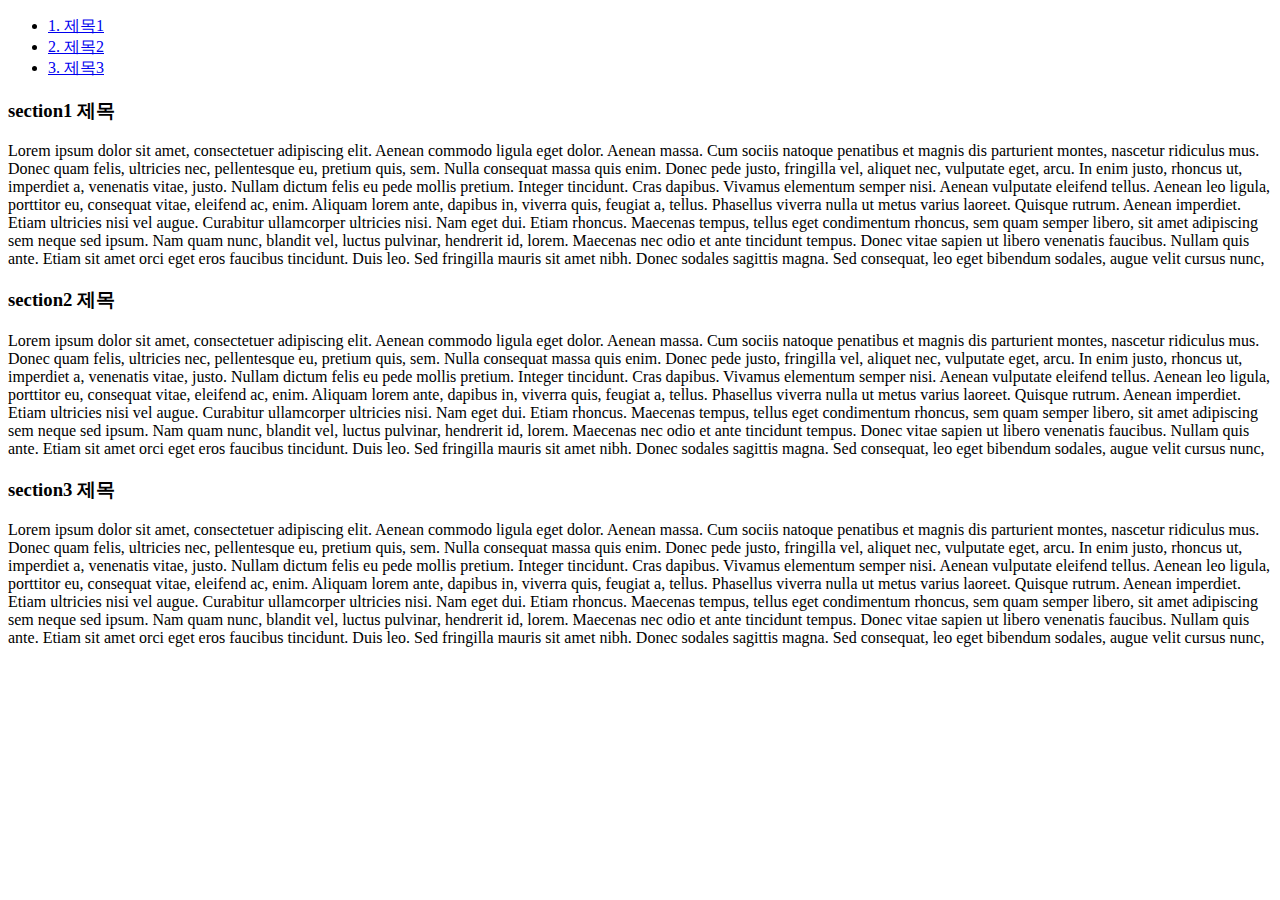
<file: InsideLink_js.html>
<!DOCTYPE html>
 <html lang="en">
 <head>
   <meta charset="UTF-8">
   <meta name="viewport" content="width=device-width, initial-scale=1.0">
   <meta http-equiv="X-UA-Compatible" content="ie=edge">
   <title>InsideLink-JS</title>

 </head>
 <body>
  <!-- 목차에서 소제목 클릭시 해당 소제목으로 이동. 소제목에서 50px위로 이동 -->
  <!-- 목차 -->
  <ul class="ulOfContentsList">
  	<li><a href="#section1">1. 제목1</a></li>
  	<li><a href="#section2">2. 제목2</a></li>
  	<li><a href="#section3">3. 제목3</a></li>
  </ul>

  <!-- 글의 소제목 -->
  <section>
    <div id="section1"><h3>section1 제목</h3></div>
    <p>
      Lorem ipsum dolor sit amet, consectetuer adipiscing elit. Aenean commodo ligula eget dolor. Aenean massa. Cum sociis natoque penatibus et magnis dis parturient montes, nascetur ridiculus mus. Donec quam felis, ultricies nec, pellentesque eu, pretium quis, sem. Nulla consequat massa quis enim. Donec pede justo, fringilla vel, aliquet nec, vulputate eget, arcu. In enim justo, rhoncus ut, imperdiet a, venenatis vitae, justo. Nullam dictum felis eu pede mollis pretium. Integer tincidunt. Cras dapibus. Vivamus elementum semper nisi. Aenean vulputate eleifend tellus. Aenean leo ligula, porttitor eu, consequat vitae, eleifend ac, enim. Aliquam lorem ante, dapibus in, viverra quis, feugiat a, tellus. Phasellus viverra nulla ut metus varius laoreet. Quisque rutrum. Aenean imperdiet. Etiam ultricies nisi vel augue. Curabitur ullamcorper ultricies nisi. Nam eget dui. Etiam rhoncus. Maecenas tempus, tellus eget condimentum rhoncus, sem quam semper libero, sit amet adipiscing sem neque sed ipsum. Nam quam nunc, blandit vel, luctus pulvinar, hendrerit id, lorem. Maecenas nec odio et ante tincidunt tempus. Donec vitae sapien ut libero venenatis faucibus. Nullam quis ante. Etiam sit amet orci eget eros faucibus tincidunt. Duis leo. Sed fringilla mauris sit amet nibh. Donec sodales sagittis magna. Sed consequat, leo eget bibendum sodales, augue velit cursus nunc,
    </p>
  </section>

  <section>
    <div id="section2"><h3>section2 제목</h3></div>
    <p>
      Lorem ipsum dolor sit amet, consectetuer adipiscing elit. Aenean commodo ligula eget dolor. Aenean massa. Cum sociis natoque penatibus et magnis dis parturient montes, nascetur ridiculus mus. Donec quam felis, ultricies nec, pellentesque eu, pretium quis, sem. Nulla consequat massa quis enim. Donec pede justo, fringilla vel, aliquet nec, vulputate eget, arcu. In enim justo, rhoncus ut, imperdiet a, venenatis vitae, justo. Nullam dictum felis eu pede mollis pretium. Integer tincidunt. Cras dapibus. Vivamus elementum semper nisi. Aenean vulputate eleifend tellus. Aenean leo ligula, porttitor eu, consequat vitae, eleifend ac, enim. Aliquam lorem ante, dapibus in, viverra quis, feugiat a, tellus. Phasellus viverra nulla ut metus varius laoreet. Quisque rutrum. Aenean imperdiet. Etiam ultricies nisi vel augue. Curabitur ullamcorper ultricies nisi. Nam eget dui. Etiam rhoncus. Maecenas tempus, tellus eget condimentum rhoncus, sem quam semper libero, sit amet adipiscing sem neque sed ipsum. Nam quam nunc, blandit vel, luctus pulvinar, hendrerit id, lorem. Maecenas nec odio et ante tincidunt tempus. Donec vitae sapien ut libero venenatis faucibus. Nullam quis ante. Etiam sit amet orci eget eros faucibus tincidunt. Duis leo. Sed fringilla mauris sit amet nibh. Donec sodales sagittis magna. Sed consequat, leo eget bibendum sodales, augue velit cursus nunc,
    </p>
  </section>

  <section>
    <div id="section3"><h3>section3 제목</h3></div>
    <p>
      Lorem ipsum dolor sit amet, consectetuer adipiscing elit. Aenean commodo ligula eget dolor. Aenean massa. Cum sociis natoque penatibus et magnis dis parturient montes, nascetur ridiculus mus. Donec quam felis, ultricies nec, pellentesque eu, pretium quis, sem. Nulla consequat massa quis enim. Donec pede justo, fringilla vel, aliquet nec, vulputate eget, arcu. In enim justo, rhoncus ut, imperdiet a, venenatis vitae, justo. Nullam dictum felis eu pede mollis pretium. Integer tincidunt. Cras dapibus. Vivamus elementum semper nisi. Aenean vulputate eleifend tellus. Aenean leo ligula, porttitor eu, consequat vitae, eleifend ac, enim. Aliquam lorem ante, dapibus in, viverra quis, feugiat a, tellus. Phasellus viverra nulla ut metus varius laoreet. Quisque rutrum. Aenean imperdiet. Etiam ultricies nisi vel augue. Curabitur ullamcorper ultricies nisi. Nam eget dui. Etiam rhoncus. Maecenas tempus, tellus eget condimentum rhoncus, sem quam semper libero, sit amet adipiscing sem neque sed ipsum. Nam quam nunc, blandit vel, luctus pulvinar, hendrerit id, lorem. Maecenas nec odio et ante tincidunt tempus. Donec vitae sapien ut libero venenatis faucibus. Nullam quis ante. Etiam sit amet orci eget eros faucibus tincidunt. Duis leo. Sed fringilla mauris sit amet nibh. Donec sodales sagittis magna. Sed consequat, leo eget bibendum sodales, augue velit cursus nunc,
    </p>
  </section>


  <script type="text/javascript">
  // 소제목으로 스크롤하는 코드
    $(document).ready(function($) {
      $("a[href^='#']").click(function(event){
        event.preventDefault();
        var target = $(this.hash);
        var header_height = $('#wp-toolbar').height();
        var offset_top = target.offset().top - header_height - 50;
        $('html, body').animate({scrollTop: offset_top}, 500);
      });
    });
  </script>

 </body>
 </html>
</file>
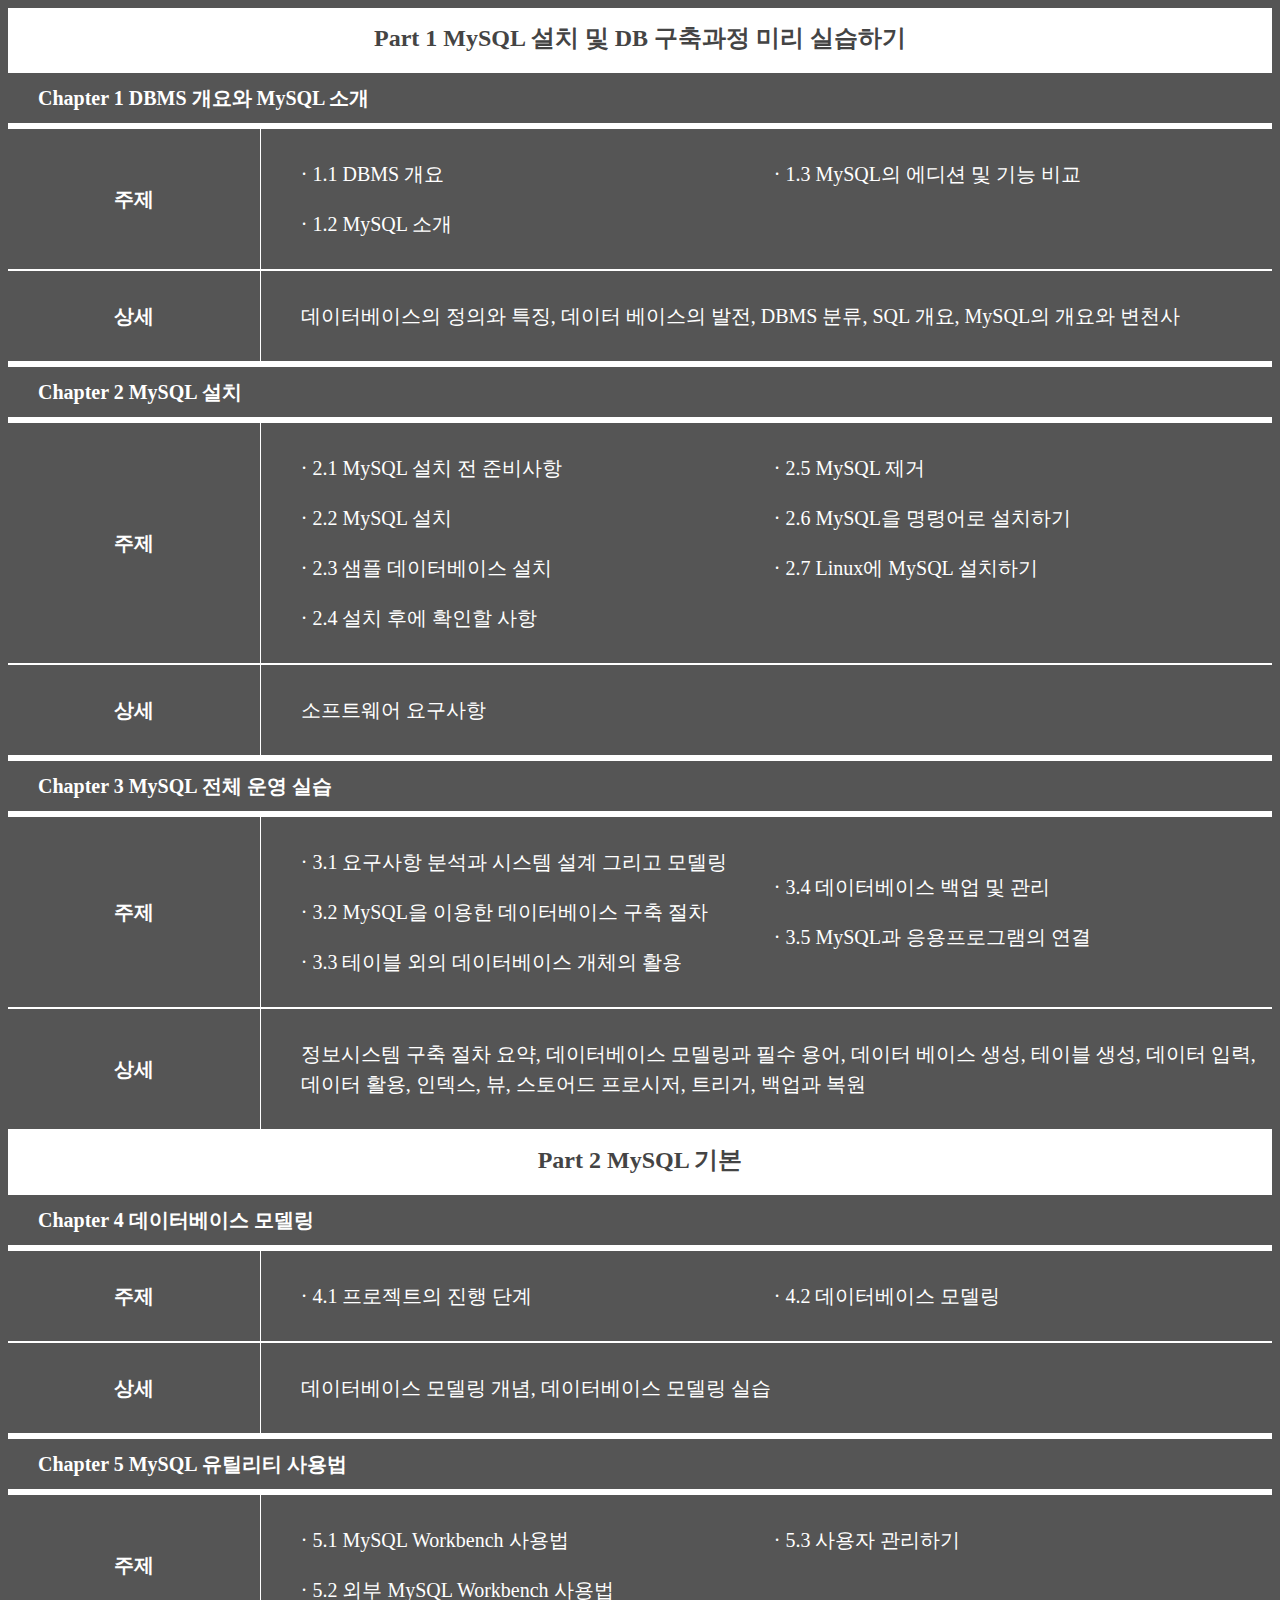
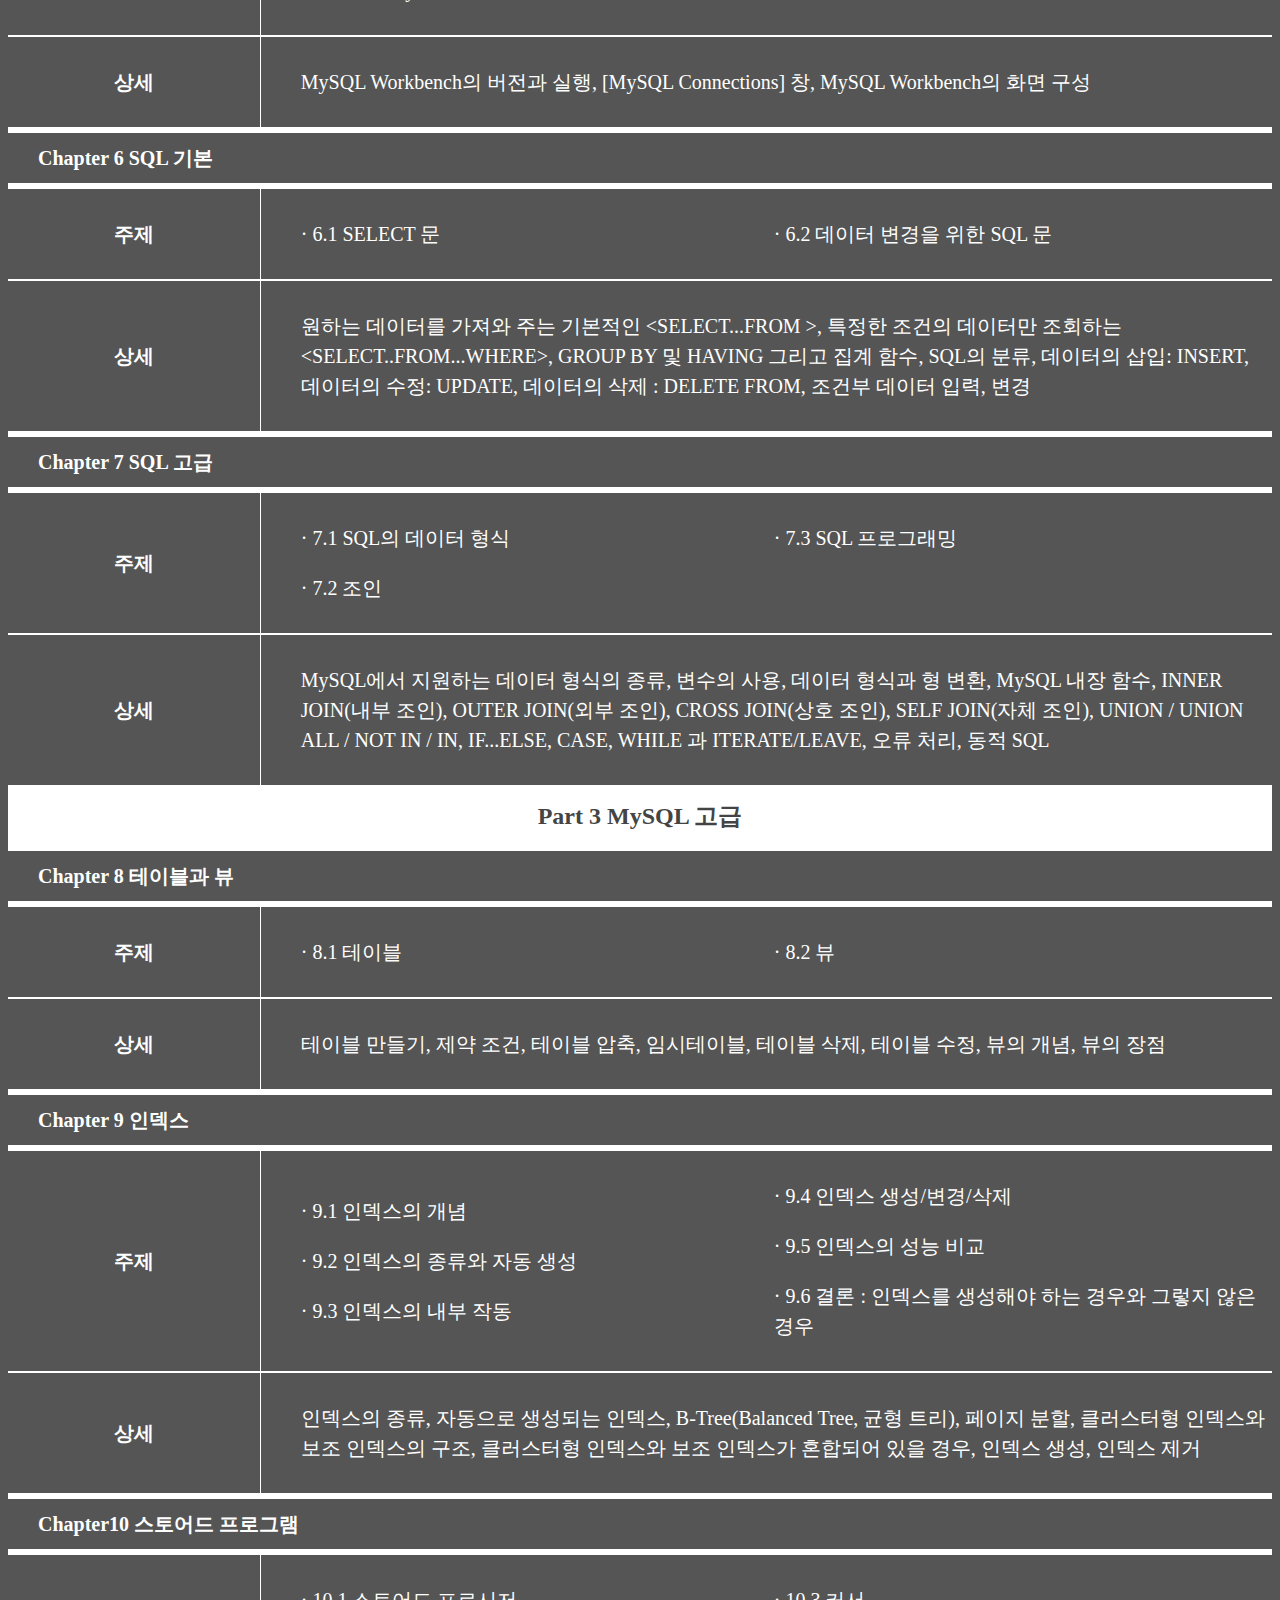
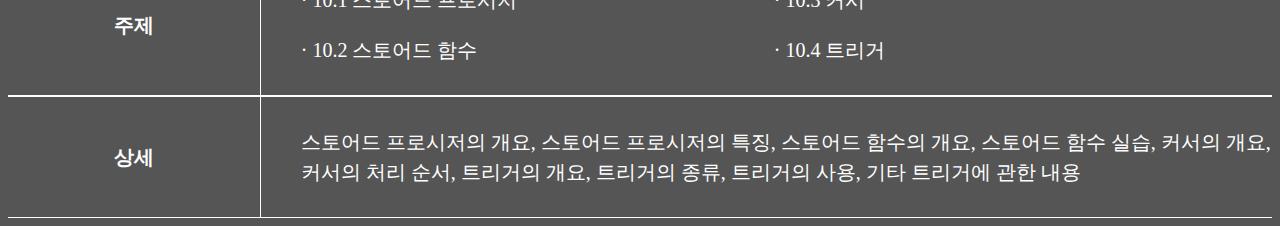
<file: sql0825_table.html>
<!DOCTYPE html>
<html lang="en">
<head>
  <meta charset="UTF-8">
  <title>Document</title>
  <script type="text/javascript" src="http://code.jquery.com/jquery-3.3.1.min.js"></script>
  <link rel="stylesheet" type="text/css" href="sql0825_table.css">
</head>
<body>

  <table id="cu3_sql0825" cellspacing="0">
      <tr>
        <td class="part_sql0825" colspan="3">Part 1 MySQL 설치 및 DB 구축과정 미리 실습하기</td>
      </tr>

      <tr>
        <td class="chapter_sql0825" colspan="3">Chapter 1 DBMS 개요와 MySQL 소개</td>
      </tr>

      <tr>
        <td class="subTd_sql0825">
          <p class="subP_sql0825">주제</p>
        </td>
        <td class="textTd_sql0825">
          <p class="pointText">&middot; 1.1 DBMS 개요</p>
          <p class="pointText">&middot; 1.2 MySQL 소개</p>
        </td>
        <td class="textTd_sql0825" valign="top">
          <p class="pointText" >&middot; 1.3 MySQL의 에디션 및 기능 비교</p>
        </td>
      </tr>

      <tr>
        <td class="subTd_sql0825">
          <p class="subP_sql0825">상세</p>
        </td>
        <td class="textTd_sql0825" colspan="2">
          <p class="pointText" >데이터베이스의 정의와 특징, 데이터 베이스의 발전, DBMS 분류, SQL 개요, MySQL의 개요와 변천사</p>
        </td>
      </tr>
<!-- ch1 끝 -->

<!-- ch2 시작 -->

      <tr>
        <td class="chapter_sql0825" colspan="3">Chapter 2 MySQL 설치</td>
      </tr>

      <tr>
        <td class="subTd_sql0825">
          <p class="subP_sql0825">주제</p>
        </td>
        <td class="textTd_sql0825">
          <p class="pointText">&middot; 2.1 MySQL 설치 전 준비사항</p>
          <p class="pointText">&middot; 2.2 MySQL 설치</p>
          <p class="pointText">&middot; 2.3 샘플 데이터베이스 설치</p>
          <p class="pointText">&middot; 2.4 설치 후에 확인할 사항</p>
        </td>
        <td class="textTd_sql0825" valign="top">
          <p class="pointText" >&middot; 2.5 MySQL 제거</p>
          <p class="pointText" >&middot; 2.6 MySQL을 명령어로 설치하기</p>
          <p class="pointText" >&middot; 2.7 Linux에 MySQL 설치하기</p>
        </td>
      </tr>

      <tr>
        <td class="subTd_sql0825">
          <p class="subP_sql0825">상세</p>
        </td>
        <td class="textTd_sql0825" colspan="2">
          <p class="pointText" >소프트웨어 요구사항</p>
        </td>
      </tr>
<!-- ch2 끝 -->


<!-- ch3 시작 -->
      <tr>
        <td class="chapter_sql0825" colspan="3">Chapter 3 MySQL 전체 운영 실습</td>
      </tr>

      <tr>
        <td class="subTd_sql0825">
          <p class="subP_sql0825">주제</p>
        </td>
        <td class="textTd_sql0825">
          <p class="pointText">&middot; 3.1 요구사항 분석과 시스템 설계 그리고 모델링</p>
          <p class="pointText">&middot; 3.2 MySQL을 이용한 데이터베이스 구축 절차</p>
          <p class="pointText">&middot; 3.3 테이블 외의 데이터베이스 개체의 활용</p>
        </td>
        <td class="textTd_sql0825" valign="subTd_sql0825">
          <p class="pointText" >&middot; 3.4 데이터베이스 백업 및 관리</p>
          <p class="pointText" >&middot; 3.5 MySQL과 응용프로그램의 연결</p>
        </td>
      </tr>

      <tr>
        <td class="subTd_sql0825">
          <p class="subP_sql0825">상세</p>
        </td>
        <td class="textTd_sql0825" colspan="2">
          <p class="pointText" >정보시스템 구축 절차 요약, 데이터베이스 모델링과 필수 용어, 데이터 베이스 생성, 테이블 생성, 데이터 입력, 데이터 활용, 인덱스, 뷰, 스토어드 프로시저, 트리거, 백업과 복원</p>
        </td>
      </tr>
<!-- ch3 끝 -->
<!-- Part1 끝 -->

<!-- Part2 시작 -->
<!-- ch4 시작 -->

      <tr>
        <td class="part_sql0825" colspan="3">Part 2 MySQL 기본</td>
      </tr>
      <tr>
        <td class="chapter_sql0825" colspan="3">Chapter 4 데이터베이스 모델링</td>
      </tr>

      <tr>
        <td class="subTd_sql0825">
          <p class="subP_sql0825">주제</p>
        </td>
        <td class="textTd_sql0825">
          <p class="pointText">&middot; 4.1 프로젝트의 진행 단계</p>
        </td>
        <td class="textTd_sql0825" valign="top">
          <p class="pointText" >&middot; 4.2 데이터베이스 모델링</p>          
        </td>
      </tr>

      <tr>
        <td class="subTd_sql0825">
          <p class="subP_sql0825">상세</p>
        </td>
        <td class="textTd_sql0825" colspan="2">
          <p class="pointText" >데이터베이스 모델링 개념, 데이터베이스 모델링 실습</p>
        </td>
      </tr>
<!-- ch4 끝 -->

<!-- ch5 시작 -->

      <tr>
        <td class="chapter_sql0825" colspan="3">Chapter 5 MySQL 유틸리티 사용법</td>
      </tr>

      <tr>
        <td class="subTd_sql0825">
          <p class="subP_sql0825">주제</p>
        </td>
        <td class="textTd_sql0825">
          <p class="pointText">&middot; 5.1 MySQL Workbench 사용법</p>
          <p class="pointText">&middot; 5.2 외부 MySQL Workbench 사용법</p>
        </td>
        <td class="textTd_sql0825" valign="top">
          <p class="pointText">&middot; 5.3 사용자 관리하기</p>          
        </td>
      </tr>

      <tr>
        <td class="subTd_sql0825">
          <p class="subP_sql0825">상세</p>
        </td>
        <td class="textTd_sql0825" colspan="2">
          <p class="pointText">MySQL Workbench의 버전과 실행, [MySQL Connections] 창, MySQL Workbench의 화면 구성</p>
        </td>
      </tr>
<!-- ch5 끝 -->

<!-- ch6 시작 -->

      <tr>
        <td class="chapter_sql0825" colspan="3">Chapter 6 SQL 기본</td>
      </tr>

      <tr>
        <td class="subTd_sql0825">
          <p class="subP_sql0825">주제</p>
        </td>
        <td class="textTd_sql0825">
          <p class="pointText">&middot; 6.1 SELECT 문</p>
        </td>
        <td class="textTd_sql0825" valign="top">
          <p class="pointText" >&middot; 6.2 데이터 변경을 위한 SQL 문</p>          
        </td>
      </tr>

      <tr>
        <td class="subTd_sql0825">
          <p class="subP_sql0825">상세</p>
        </td>
        <td class="textTd_sql0825" colspan="2">
          <p class="pointText">원하는 데이터를 가져와 주는 기본적인 &lt;SELECT...FROM &gt;, 특정한 조건의 데이터만 조회하는 &lt;SELECT..FROM...WHERE&gt;, GROUP BY 및 HAVING 그리고 집계 함수, SQL의 분류, 데이터의 삽입: INSERT, 데이터의 수정: UPDATE, 데이터의 삭제 : DELETE FROM, 조건부 데이터 입력, 변경</p>
        </td>
      </tr>
<!-- ch6 끝 -->

<!-- ch7시작 -->

      <tr>
        <td class="chapter_sql0825" colspan="3">Chapter 7 SQL 고급</td>
      </tr>

      <tr>
        <td class="subTd_sql0825">
          <p class="subP_sql0825">주제</p>
        </td>
        <td class="textTd_sql0825">
          <p class="pointText">&middot; 7.1 SQL의 데이터 형식</p>
          <p class="pointText">&middot; 7.2 조인</p>
        </td>
        <td class="textTd_sql0825" valign="top">
          <p class="pointText" >&middot; 7.3 SQL 프로그래밍</p>          
        </td>
      </tr>

      <tr>
        <td class="subTd_sql0825">
          <p class="subP_sql0825">상세</p>
        </td>
        <td class="textTd_sql0825" colspan="2">
          <p class="pointText" >MySQL에서 지원하는 데이터 형식의 종류, 변수의 사용, 데이터 형식과 형 변환, MySQL 내장 함수, INNER JOIN(내부 조인), OUTER JOIN(외부 조인), CROSS JOIN(상호 조인), SELF JOIN(자체 조인), UNION / UNION ALL / NOT IN / IN, IF...ELSE, CASE, WHILE 과 ITERATE/LEAVE, 오류 처리, 동적 SQL</p>
        </td>
      </tr>
<!-- ch7 끝 -->

<!-- Part3 시작 -->
<!-- ch8 시작 -->

      <tr>
        <td class="part_sql0825" colspan="3">Part 3 MySQL 고급</td>
      </tr>

      <tr>
        <td class="chapter_sql0825" colspan="3">Chapter 8 테이블과 뷰</td>
      </tr>

      <tr>
        <td class="subTd_sql0825">
          <p class="subP_sql0825">주제</p>
        </td>
        <td class="textTd_sql0825">
          <p class="pointText">&middot; 8.1 테이블</p>
        </td>
        <td class="textTd_sql0825">
          <p class="pointText" >&middot; 8.2 뷰</p>          
        </td>
      </tr>

      <tr>
        <td class="subTd_sql0825">
          <p class="subP_sql0825">상세</p>
        </td>
        <td class="textTd_sql0825" colspan="2">
          <p class="pointText">테이블 만들기, 제약 조건, 테이블 압축, 임시테이블, 테이블 삭제, 테이블 수정, 뷰의 개념, 뷰의 장점</p>
        </td>
      </tr>
<!-- ch8 끝 -->

<!-- ch9 시작 -->

      <tr>
        <td class="chapter_sql0825" colspan="3">Chapter 9 인덱스</td>
      </tr>

      <tr>
        <td class="subTd_sql0825">
          <p class="subP_sql0825">주제</p>
        </td>
        <td class="textTd_sql0825">
          <p class="pointText">&middot; 9.1 인덱스의 개념</p>
          <p class="pointText">&middot; 9.2 인덱스의 종류와 자동 생성</p>
          <p class="pointText">&middot; 9.3 인덱스의 내부 작동</p>
        </td>
        <td class="textTd_sql0825" valign="top">
          <p class="pointText" >&middot; 9.4 인덱스 생성/변경/삭제</p>          
          <p class="pointText" >&middot; 9.5 인덱스의 성능 비교</p>          
          <p class="pointText" >&middot; 9.6 결론 : 인덱스를 생성해야 하는 경우와 그렇지 않은 경우</p>          
        </td>
      </tr>

      <tr>
        <td class="subTd_sql0825">
          <p class="subP_sql0825">상세</p>
        </td>
        <td class="textTd_sql0825" colspan="2">
          <p class="pointText">인덱스의 종류, 자동으로 생성되는 인덱스, B-Tree(Balanced Tree, 균형 트리), 페이지 분할, 클러스터형 인덱스와 보조 인덱스의 구조, 클러스터형 인덱스와 보조 인덱스가 혼합되어 있을 경우, 인덱스 생성, 인덱스 제거</p>
        </td>
      </tr>
<!-- ch9 끝 -->

<!-- ch10 시작 -->

      <tr>
        <td class="chapter_sql0825" colspan="3">Chapter10 스토어드 프로그램</td>
      </tr>

      <tr>
        <td class="subTd_sql0825">
          <p class="subP_sql0825">주제</p>
        </td>
        <td class="textTd_sql0825">
          <p class="pointText">&middot; 10.1 스토어드 프로시저</p>
          <p class="pointText">&middot; 10.2 스토어드 함수</p>
        </td>
        <td class="textTd_sql0825" valign="top">
          <p class="pointText" >&middot; 10.3 커서</p>          
          <p class="pointText" >&middot; 10.4 트리거</p>          
        </td>
      </tr>

      <tr>
        <td class="subTd_sql0825">
          <p class="subP_sql0825">상세</p>
        </td>
        <td class="textTd_sql0825" colspan="2">
          <p class="pointText">스토어드 프로시저의 개요, 스토어드 프로시저의 특징, 스토어드 함수의 개요, 스토어드 함수 실습, 커서의 개요, 커서의 처리 순서, 트리거의 개요, 트리거의 종류, 트리거의 사용, 기타 트리거에 관한 내용</p>
        </td>
      </tr>
    </table>
<!-- ch10 끝 -->
<!-- Part3 끝 -->
</body>
</html>
</file>
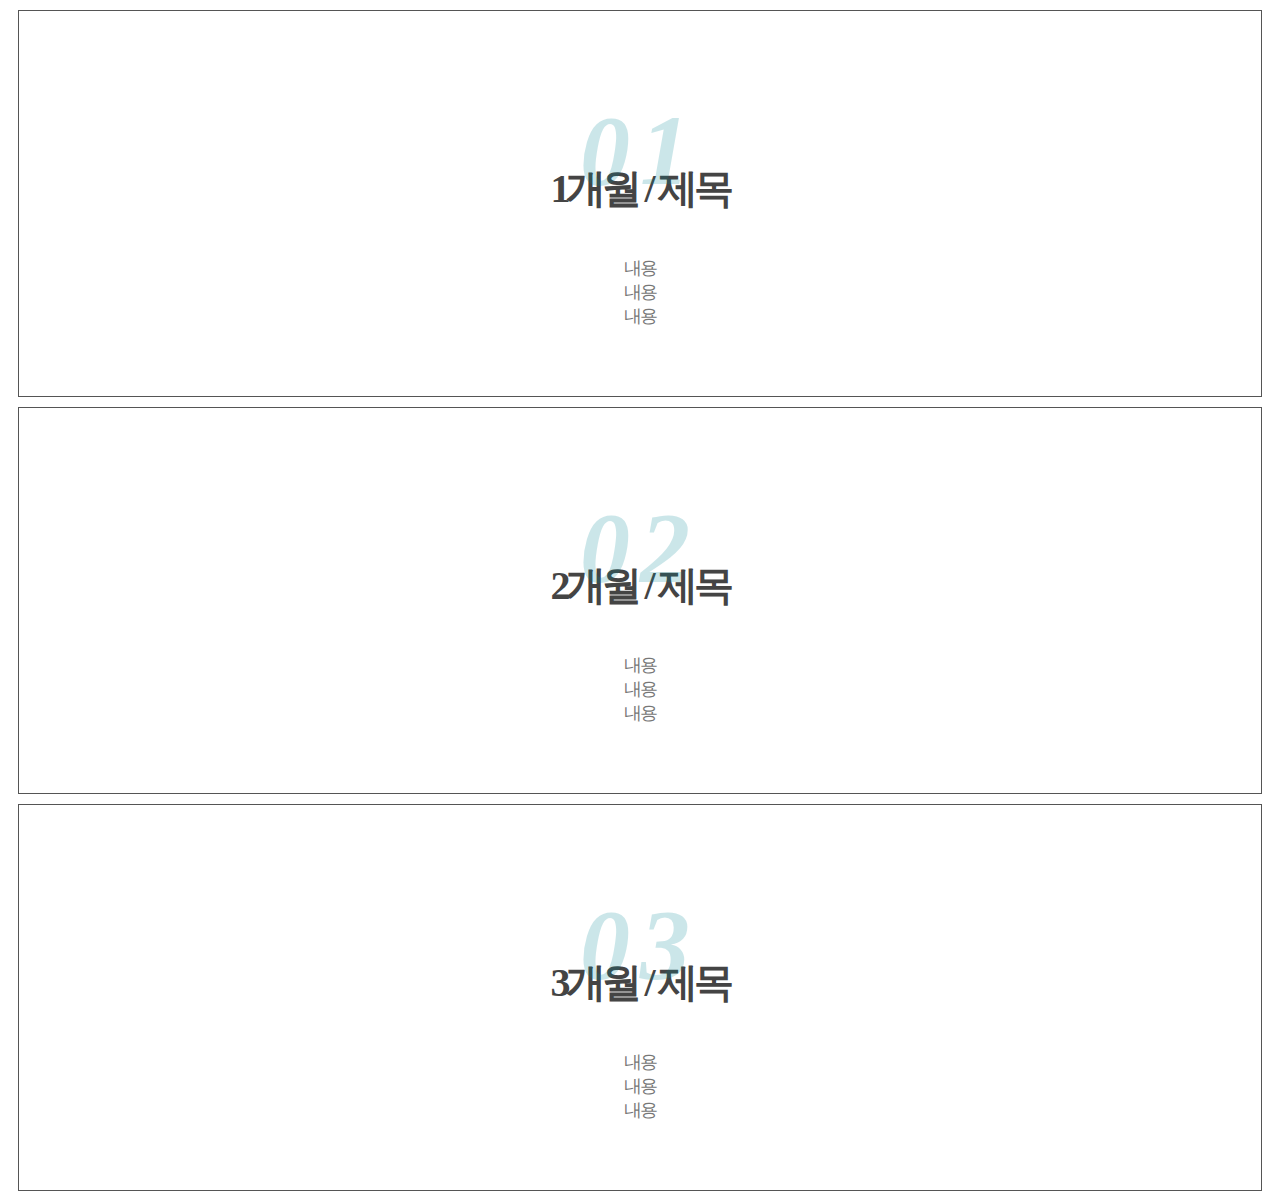
<file: watermark.html>
<!DOCTYPE html>
<html lang="en">
<head>
	<meta charset="UTF-8">
	<title>Watermark</title>
	<style>
		.box {
			margin: 10px;
			text-align: center;
			border: 1px solid #555555;
		}
		.eventno {
		    font-size: 100px;
		    color: #008896;
		    font-weight: 900;
		    letter-spacing:0.1em;
		    /*opacity값으로 글자의 투명도를 조절할 수 있음*/
		    opacity:0.2;
		    margin-bottom: 0;
		    line-height: 0.8em;
		}
		.eventtitle {
		    font-weight: bold;
		    font-size: 40px;
		    letter-spacing: -0.1em;
		    color: #444;
		    /*margin-top을 -값으로 줘서 겹치는 정도를 조절할 수 있음*/
		    margin-top: -30px; 
		    /* z-index 가장 맨위에 나오는 순서를 정할 수 있음*/
		    z-index: 1;
		}
		.eventcontent {
		    font-size: 18px;
		    color: #777;    
		    font-weight: 400;
		    letter-spacing: -0.1em;
		    padding-bottom: 50px;
		}
	</style>
</head>
<body>

	<div class="box">
		<p class="eventno">
			<em>01</em>
		</p>
		
		<p class="eventtitle">
			<strong>1개월 / 제목</strong>
		</p>
	
		<p class="eventcontent">
			내용 <br>
			내용 <br>
			내용 <br>
		</p>
	</div>

	<div class="box">
		<p class="eventno">
			<em>02</em>
		</p>
		
		<p class="eventtitle">
			<strong>2개월 / 제목</strong>
		</p>
	
		<p class="eventcontent">
			내용 <br>
			내용 <br>
			내용 <br>
		</p>
	</div>

		<div class="box">
		<p class="eventno">
			<em>03</em>
		</p>
		
		<p class="eventtitle">
			<strong>3개월 / 제목</strong>
		</p>
	
		<p class="eventcontent">
			내용 <br>
			내용 <br>
			내용 <br>
		</p>
	</div>
</body>
</html>
</file>
<file: sidebar/css/demo.css>
/* General Blueprint Style */

@font-face {
	font-family: 'bpicons';
	font-weight: normal;
	font-style: normal;
	src: url('../fonts/bpicons/bpicons.eot');
	src: url('../fonts/bpicons/bpicons.eot?#iefix') format('embedded-opentype'), url('../fonts/bpicons/bpicons.woff') format('woff'), url('../fonts/bpicons/bpicons.ttf') format('truetype'), url('../fonts/bpicons/bpicons.svg#bpicons') format('svg');
}/* Made with http://icomoon.io/ */


/* Resets */

*,
*:after,
*:before {
	box-sizing: border-box;
}


/* Helper classes */

.cf:before,
.cf:after {
	content: ' ';
	display: table;
}

.cf:after {
	clear: both;
}


/* Main styles */

body {
	font-family: 'Avenir Next', Avenir, 'Helvetica Neue', 'Lato', 'Segoe UI', Helvetica, Arial, sans-serif;
	overflow: hidden;
	margin: 0;
	color: #cecece;
	background: #2a2b30;
	-webkit-font-smoothing: antialiased;
	-moz-osx-font-smoothing: grayscale;
}

a {
	text-decoration: none;
	color: #fff;
	outline: none;
}

a:hover {
	color: #ddd;
}

.container {
	overflow-y: auto;
	height: 100vh;
}


/* Blueprint header */

.bp-header {
	display: -webkit-flex;
	display: flex;
}

.bp-header__main {
	margin: 0 0 0 auto;
	padding: 2em 3em 0;
	text-align: right;
}

.bp-header__title {
	font-size: 1.3em;
	font-weight: 400;
	line-height: 1.3;
	margin: 0.25em 0 0;
}

.bp-header__present {
	font-size: 0.75em;
	font-weight: 700;
	position: relative;
	z-index: 100;
	display: block;
	margin: 0 -8px 0 0;
	padding: 0 0 0.6em 0;
	text-indent: 3px;
	letter-spacing: 3px;
	text-transform: uppercase;
	color: #008E9C;
}

.bp-tooltip:after {
	position: relative;
	top: -8px;
	left: -8px;
	display: inline-block;
	width: 0;
	height: 0;
}

.bp-tooltip:hover:before {
	content: attr(data-content);
	font-size: 110%;
	font-weight: 700;
	line-height: 1.2;
	position: absolute;
	top: 1.5em;
	right: 0;
	width: 50vw;
	padding: 0.8em 1em;
	text-align: right;
	text-indent: 0;
	letter-spacing: 0;
	text-transform: none;
	color: #fff;
	background: #008E9C;
}

.bp-nav {
	margin: 0.5em 0 0 auto;
	text-align: right;
}

.bp-nav__item {
	position: relative;
	display: inline-block;
	width: 2.5em;
	height: 2.5em;
	margin: 0 0.1em;
	text-align: left;
	border-radius: 50%;
}

.bp-nav__item > span {
	display: none;
}

.bp-nav__item:hover:before {
	content: attr(data-info);
	font-size: 0.85em;
	font-weight: bold;
	position: absolute;
	top: 120%;
	right: 0;
	width: 600%;
	text-align: right;
	pointer-events: none;
	color: #595a5f;
}

.bp-nav__item:hover {
	background: #008E9C;
}

.bp-icon:after {
	font-family: 'bpicons';
	font-weight: normal;
	font-style: normal;
	font-variant: normal;
	text-align: center;
	text-transform: none;
	color: #008E9C;
	-webkit-font-smoothing: antialiased;
	speak: none;
}

.bp-nav .bp-icon:after {
	line-height: 2.4;
	position: absolute;
	top: 0;
	left: 0;
	width: 100%;
	height: 100%;
	text-indent: 0;
}

.bp-nav a:hover:after {
	color: #fff;
}

.bp-icon--next:after {
	content: '\e000';
}

.bp-icon--drop:after {
	content: '\e001';
}

.bp-icon--archive:after {
	content: '\e002';
}

.bp-icon--about:after {
	content: '\e003';
}

.bp-icon--prev:after {
	content: '\e004';
}

.dummy-logo {
	position: fixed;
	top: 0;
	left: 0;
	width: 300px;
	height: 120px;
	padding: 1em 0 0 0;
	text-align: center;
	color: #3b3d4a;
	background: #1c1d22;
}

.dummy-icon {
	font-size: 4em;
}

.dummy-heading {
	font-size: 0.75em;
	letter-spacing: 2px;
	text-transform: uppercase;
}

.content {
	position: relative;
	min-height: 300px;
	margin: 0 0 0 300px;
}

.content--loading {
	background: url(../img/loading.svg) no-repeat 50% 50%;
}

.products {
	margin: 0;
	padding: 2em;
	text-align: center;
}

.product {
	display: inline-block;
	width: 200px;
	height: 200px;
	margin: 10px;
	border-radius: 5px;
	background: #1c1d22;
}

.product .foodicon {
	font-size: 4em;
	line-height: 190px;
	color: #3b3d4a;
}

.info {
	font-size: 1.1em;
	font-weight: bold;
	padding: 20vh 1em 0;
	text-align: center;
	color: #47484c;
}

body #cdawrap {
	top: auto;
	bottom: 15px;
	background: rgba(0, 0, 0, 0.1);
}

body #cdawrap .carbon-text {
	color: #505158;
}

body #cdawrap a.carbon-poweredby {
	color: #7883c4;
}

body #cdawrap a:hover.carbon-poweredby {
	color: #fff;
}

@media screen and (max-width: 40em) {
	.bp-header {
		padding-top: 3em;
	}
	.bp-header__main,
	.bp-nav {
		width: 100%;
		text-align: center;
	}
	.dummy-logo {
		display: none;
	}
	.content {
		margin: 0;
	}
	body,
	.container {
		height: auto;
		overflow: auto;
	}
}
</file>
<file: sidebar/css/component.css>
/* Icons (made with Icomoon.io) */

@font-face {
	font-family: 'feather';
	font-weight: normal;
	font-style: normal;
	src: url('../fonts/feather/feather.eot?1gafuo');
	src: url('../fonts/feather/feather.eot?1gafuo#iefix') format('embedded-opentype'), url('../fonts/feather/feather.woff2?1gafuo') format('woff2'), url('../fonts/feather/feather.ttf?1gafuo') format('truetype'), url('../fonts/feather/feather.woff?1gafuo') format('woff'), url('../fonts/feather/feather.svg?1gafuo#feather') format('svg');
}

.icon {
	font-family: 'feather';
	font-weight: normal;
	font-style: normal;
	font-variant: normal;
	line-height: 1;
	text-transform: none;
	/* Better Font Rendering =========== */
	-webkit-font-smoothing: antialiased;
	-moz-osx-font-smoothing: grayscale;
	speak: none;
}

.icon--arrow-left:before {
	content: '\e901';
}

.icon--menu:before {
	content: '\e903';
}

.icon--cross:before {
	content: '\e117';
}


/* Menu styles */

.menu {
	position: fixed;
	top: 120px;
	left: 0;
	width: 300px;
	height: calc(100vh - 120px);
	background: #1c1d22;
}

.menu__wrap {
	position: absolute;
	top: 3.5em;
	bottom: 0;
	overflow: hidden;
	width: 100%;
}

.menu__level {
	position: absolute;
	top: 0;
	left: 0;
	visibility: hidden;
	overflow: hidden;
	overflow-y: scroll;
	width: calc(100% + 50px);
	height: 100%;
	margin: 0;
	padding: 0;
	list-style-type: none;
}

.menu__level:focus {
	outline: none;
}

.menu__level--current {
	visibility: visible;
}

.menu__item {
	display: block;
	width: calc(100% - 50px);
}

.menu__link {
	font-weight: 600;
	position: relative;
	display: block;
	padding: 1em 2.5em 1em 1.5em;
	color: #bdbdbd;
	-webkit-transition: color 0.1s;
	transition: color 0.1s;
}

.menu__link[data-submenu]::after {
	content: '\e904';
	font-family: 'feather';
	position: absolute;
	right: 0;
	padding: 0.25em 1.25em;
	color: #2a2b30;
}

.menu__link:hover,
.menu__link:focus,
.menu__link[data-submenu]:hover::after,
.menu__link[data-submenu]:focus::after {
	color: #008E9C;
}

.menu__link--current::before {
	content: '\00B7';
	font-size: 1.5em;
	line-height: 0;
	position: absolute;
	top: 50%;
	left: 0.5em;
	height: 4px;
	color: #008E9C;
}

[class^='animate-'],
[class*=' animate-'] {
	visibility: visible;
}

.animate-outToRight .menu__item {
	-webkit-animation: outToRight 0.6s both cubic-bezier(0.7, 0, 0.3, 1);
	animation: outToRight 0.6s both cubic-bezier(0.7, 0, 0.3, 1);
}

@-webkit-keyframes outToRight {
	to {
		opacity: 0;
		-webkit-transform: translate3d(100%, 0, 0);
		transform: translate3d(100%, 0, 0);
	}
}

@keyframes outToRight {
	to {
		opacity: 0;
		-webkit-transform: translate3d(100%, 0, 0);
		transform: translate3d(100%, 0, 0);
	}
}

.animate-outToLeft .menu__item {
	-webkit-animation: outToLeft 0.6s both cubic-bezier(0.7, 0, 0.3, 1);
	animation: outToLeft 0.6s both cubic-bezier(0.7, 0, 0.3, 1);
}

@-webkit-keyframes outToLeft {
	to {
		opacity: 0;
		-webkit-transform: translate3d(-100%, 0, 0);
		transform: translate3d(-100%, 0, 0);
	}
}

@keyframes outToLeft {
	to {
		opacity: 0;
		-webkit-transform: translate3d(-100%, 0, 0);
		transform: translate3d(-100%, 0, 0);
	}
}

.animate-inFromLeft .menu__item {
	-webkit-animation: inFromLeft 0.6s both cubic-bezier(0.7, 0, 0.3, 1);
	animation: inFromLeft 0.6s both cubic-bezier(0.7, 0, 0.3, 1);
}

@-webkit-keyframes inFromLeft {
	from {
		opacity: 0;
		-webkit-transform: translate3d(-100%, 0, 0);
		transform: translate3d(-100%, 0, 0);
	}
	to {
		opacity: 1;
		-webkit-transform: translate3d(0, 0, 0);
		transform: translate3d(0, 0, 0);
	}
}

@keyframes inFromLeft {
	from {
		opacity: 0;
		-webkit-transform: translate3d(-100%, 0, 0);
		transform: translate3d(-100%, 0, 0);
	}
	to {
		opacity: 1;
		-webkit-transform: translate3d(0, 0, 0);
		transform: translate3d(0, 0, 0);
	}
}

.animate-inFromRight .menu__item {
	-webkit-animation: inFromRight 0.6s both cubic-bezier(0.7, 0, 0.3, 1);
	animation: inFromRight 0.6s both cubic-bezier(0.7, 0, 0.3, 1);
}

@-webkit-keyframes inFromRight {
	from {
		opacity: 0;
		-webkit-transform: translate3d(100%, 0, 0);
		transform: translate3d(100%, 0, 0);
	}
	to {
		opacity: 1;
		-webkit-transform: translate3d(0, 0, 0);
		transform: translate3d(0, 0, 0);
	}
}

@keyframes inFromRight {
	from {
		opacity: 0;
		-webkit-transform: translate3d(100%, 0, 0);
		transform: translate3d(100%, 0, 0);
	}
	to {
		opacity: 1;
		-webkit-transform: translate3d(0, 0, 0);
		transform: translate3d(0, 0, 0);
	}
}

.menu__breadcrumbs {
	font-size: 0.65em;
	line-height: 1;
	position: relative;
	padding: 2.5em 3.75em 1.5em 2.5em;
}

.menu__breadcrumbs a {
	font-weight: bold;
	display: inline-block;
	cursor: pointer;
	vertical-align: middle;
	letter-spacing: 1px;
	text-transform: uppercase;
	color: #008E9C;
}

.menu__breadcrumbs a:last-child {
	pointer-events: none;
}

.menu__breadcrumbs a:hover,
.menu__breadcrumbs a:focus {
	color: #008E9C;
}

.menu__breadcrumbs a:not(:last-child)::after {
	content: '\e902';
	font-family: 'feather';
	display: inline-block;
	padding: 0 0.5em;
	color: #33353e;
}

.menu__breadcrumbs a:not(:last-child):hover::after,
.menu__breadcrumbs a:not(:last-child):focus::after {
	color: #33353e;
}

.menu__back {
	font-size: 1.05em;
	position: absolute;
	z-index: 100;
	top: 0;
	right: 2.25em;
	margin: 0;
	padding: 1.365em 0.65em 0 0;
	cursor: pointer;
	color: #2a2b30;
	border: none;
	background: none;
}

.menu__back--hidden {
	pointer-events: none;
	opacity: 0;
}

.menu__back:hover,
.menu__back:focus {
	color: #fff;
	outline: none;
}


/* Open and close buttons */

.action {
	position: absolute;
	display: block;
	margin: 0;
	padding: 0;
	cursor: pointer;
	border: none;
	background: none;
}

.action:focus {
	outline: none;
}

.action--open {
	font-size: 1.5em;
	top: 1em;
	left: 1em;
	display: none;
	color: #fff;
	position: fixed;
	z-index: 1000;
}

.action--close {
	font-size: 1.1em;
	top: 1.25em;
	right: 1em;
	display: none;
	color: #45464e;
}

@media screen and (max-width: 40em) {
	.action--open,
	.action--close {
		display: block;
	}
	.menu {
		z-index: 1000;
		top: 0;
		width: 100%;
		height: 100vh;
		-webkit-transform: translate3d(-100%, 0, 0);
		transform: translate3d(-100%, 0, 0);
		-webkit-transition: -webkit-transform 0.3s;
		transition: transform 0.3s;
	}
	.menu--open {
		-webkit-transform: translate3d(0, 0, 0);
		transform: translate3d(0, 0, 0);
	}
}
</file>
<file: sql0825_table.css>
body {
  background-color: #555555;
}

#cu3_sql0825 table {
  width: 100%;
  table-layout: fixed;
  border-collapse: collapse;
}  

/*커리큘럼 표 Part 칸*/
  #cu3_sql0825 .part_sql0825 {
    border-top: 5px solid #ffffff;
    border-bottom: 5px solid #ffffff;
    border-left: none;
    border-right: none;
    padding-top: 10px;
    padding-bottom: 10px;
    background-color: #ffffff;
    text-align: center;
    font-weight: 700;
    color: #444444;
    font-size: 24px; 
    line-height: 30px;  
  }

/*커리큘럼 표 Chapter 칸*/
    #cu3_sql0825 .chapter_sql0825 {
        border-top: 5px solid #ffffff;
        border-bottom: 5px solid #ffffff;
        border-left: none;
        border-right: none;
        padding-top: 10px;
        padding-bottom: 10px;
        padding-left: 30px;
        font-size: 20px;
        line-height: 30px;
        font-weight: 600;
        color: #ffffff;
        text-align: left;
      }

/*커리큘럼 표 주제, 상세 제목칸*/
    #cu3_sql0825 .subTd_sql0825 {
        width: 20%;
        border-top: 1px solid #ffffff;
        border-bottom: 1px solid #ffffff;
        border-right: 1px solid #ffffff;
        border-left: none;
        padding-top: 10px;
        padding-bottom: 10px;
        font-size: 20px;
        line-height: 30px;
        text-align: center;
    }

/*커리큘럼 표 주제, 상세 텍스트 p tag*/
    #cu3_sql0825 .subP_sql0825 {
      font-weight: 600;
      font-size: 20px;
      line-height: 30px;
      color: #ffffff;
    }

/*커리큘럼 표 주제, 상세 내용칸*/
    #cu3_sql0825 .textTd_sql0825 {
      border-top: 1px solid #ffffff;
      border-bottom: 1px solid #ffffff;
      padding-top: 10px;
      padding-bottom: 10px;
      padding-left: 10px;
      font-size: 20px;
      line-height: 30px;
      color: #ffffff; 
    }

/*커리큘럼 표 주제, 상세 내용 p tag*/
  #cu3_sql0825 .pointText {
    margin-left: 30px;
  }
 
/*커리큘럼 표 끝 */
</file>
